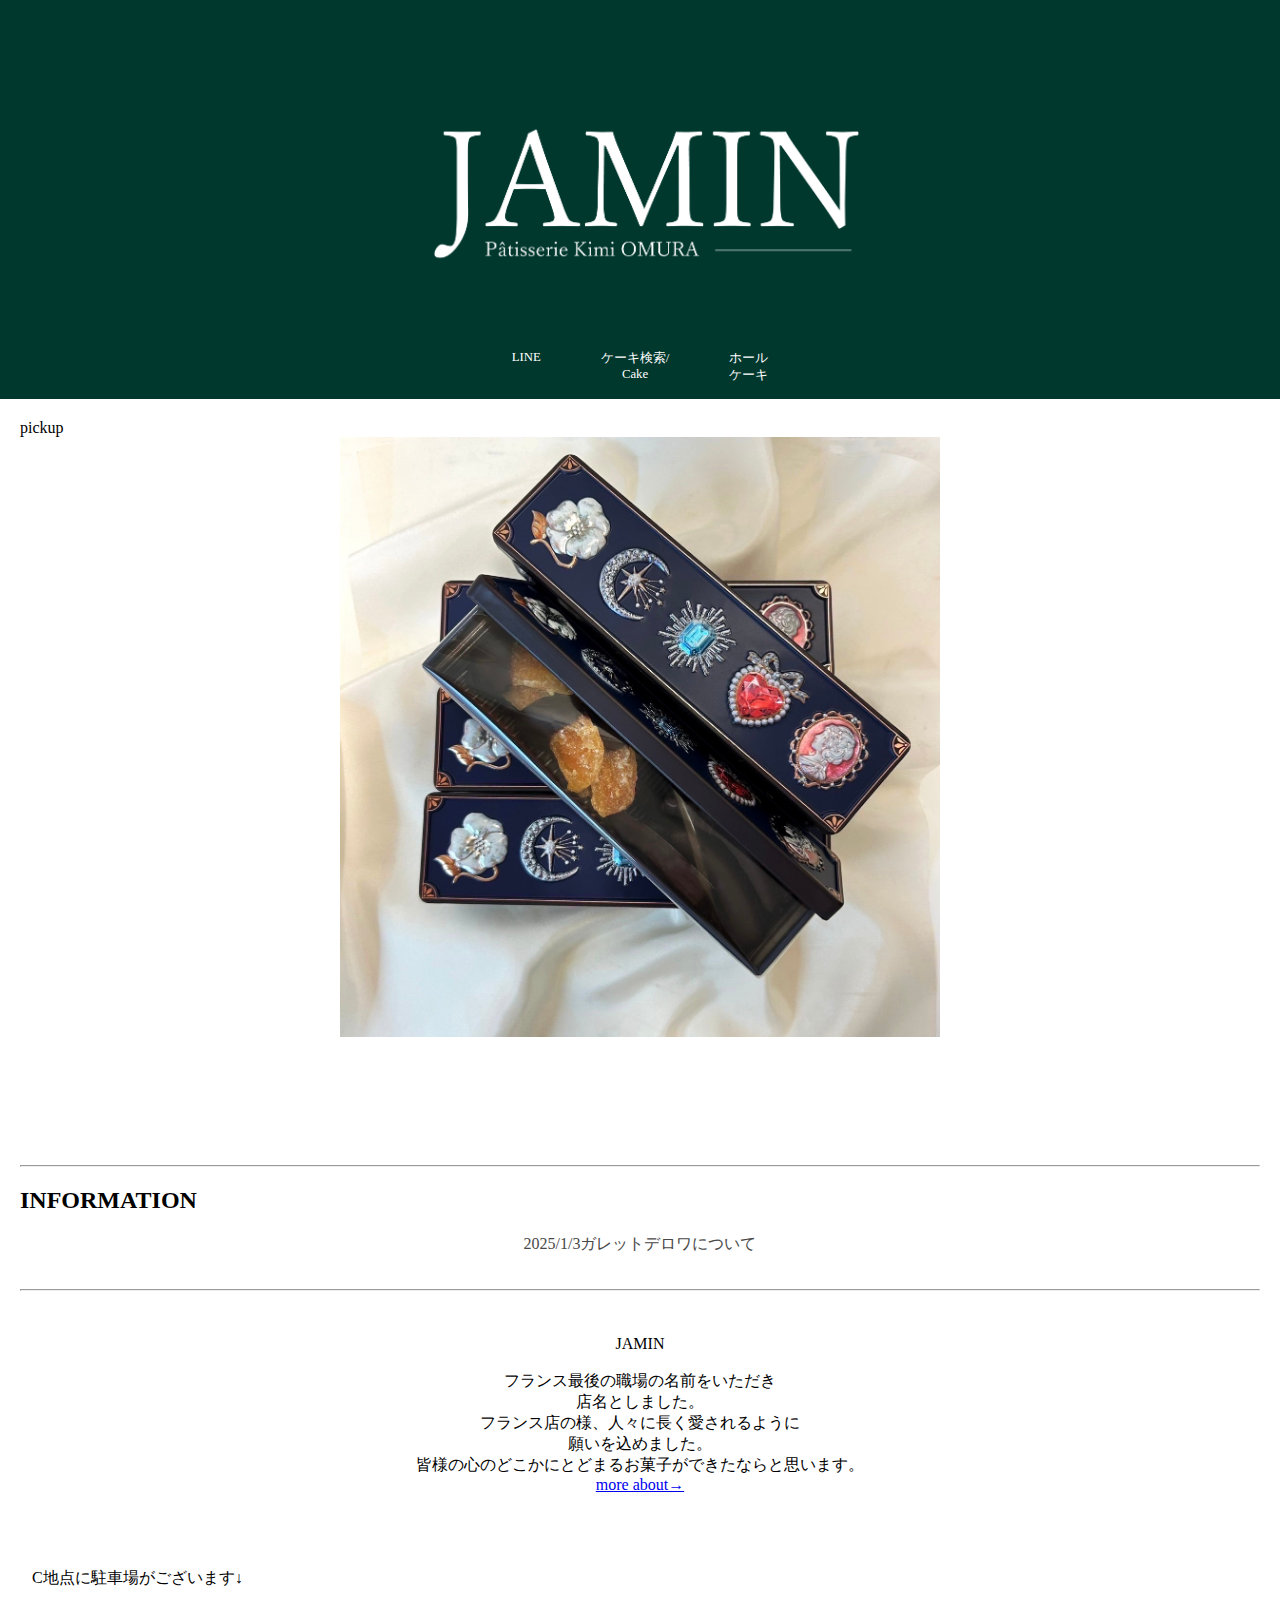
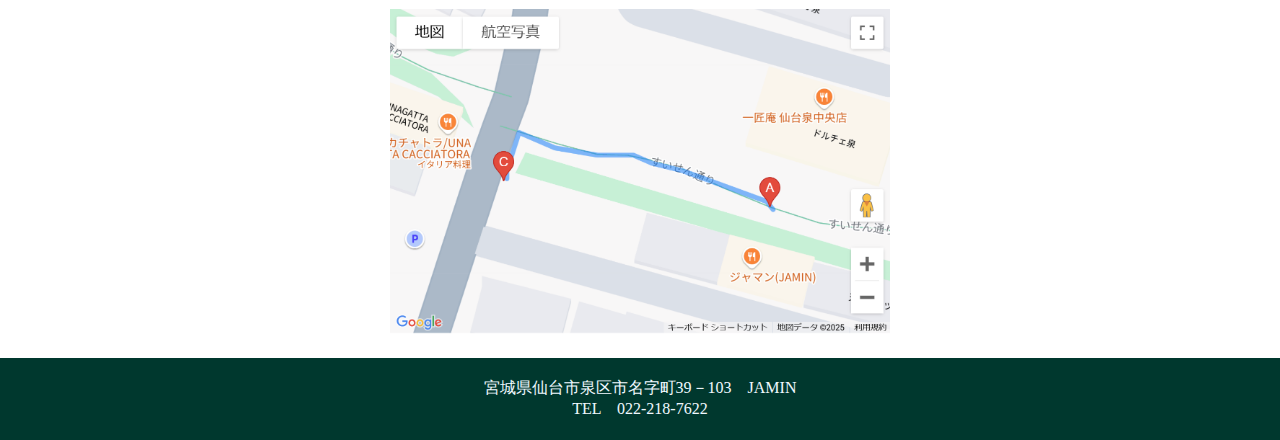
<file: index.html>
<!DOCTYPE html>
<html lang="ja">
<head>
    <meta charset="UTF-8">
    <meta name="viewport" content="width=device-width, initial-scale=1.0">
    <title>JAMIN</title>
    <link rel="stylesheet" href="jamin.css">
    <!-- Google tag (gtag.js) -->
<script async src="https://www.googletagmanager.com/gtag/js?id=G-LB2RLQ4W3D"></script>
<script>
  window.dataLayer = window.dataLayer || [];
  function gtag(){dataLayer.push(arguments);}
  gtag('js', new Date());

  gtag('config', 'G-LB2RLQ4W3D');
</script>
</head>
<body>
    <header>
        <h1><img src="rogo.png" alt="rogo"></h1>
        <div class="social-links">
            
            <a href="https://page.line.me/zst8411c" target="_blank" class="social-link line">LINE</a>
            <a href="search/shindan.html" target="_blank" class="social-link shindan">ケーキ検索/<br>Cake</a>
            <a href="horu/horu.html" target="_blank" class="social-link horu">ホール<br>ケーキ</a>
        </div>
    </header>
    
    <main>
      pickup
        <section class="photo-carousel">
            <img src="photo1.jpg" alt="Photo 1" class="carousel-image">
            <img src="photo2.jpg" alt="Photo 2" class="carousel-image">
            <img src="photo3.jpg" alt="Photo 3" class="carousel-image">
        </section>
       
        <section class="information">
            <hr>
            <h2>INFORMATION</h2>
            <ul>
                <li><a href="galette/garetto.html">2025/1/3ガレットデロワについて</a>
                  
                    <br><br></ul>
    
        </section>
       
        </body>
            <hr>
        <br>
        <br>
        <section class="Galerie">
       

            JAMIN<br><br>フランス最後の職場の名前をいただき<br>店名としました。<br>フランス店の様、人々に長く愛されるように<br>願いを込めました。<br>皆様の心のどこかにとどまるお菓子ができたならと思います。
            <br> <a href="chef/chef.html" target="_blank" class="chef-set">more about→</a>  
        </section> </section></main>
        <br><br><br>
        　　C地点に駐車場がございます↓
        <section class="saisyuu">
            <a href="jamintizu.html">
                <img src="tyuusya.png" alt="saisyuu">
            </a>
        </section>
    
    <!-- ページトップに戻るマーク -->
<div class="back-to-top">
    <img src="modosi.png" alt="戻る" />
</div>

    <footer>
       
            宮城県仙台市泉区市名字町39－103　JAMIN<br>
            TEL　022-218-7622
        </a></section>
    </footer>
   
    <script src="jamin.js"></script>
</body>
</html>
</file>
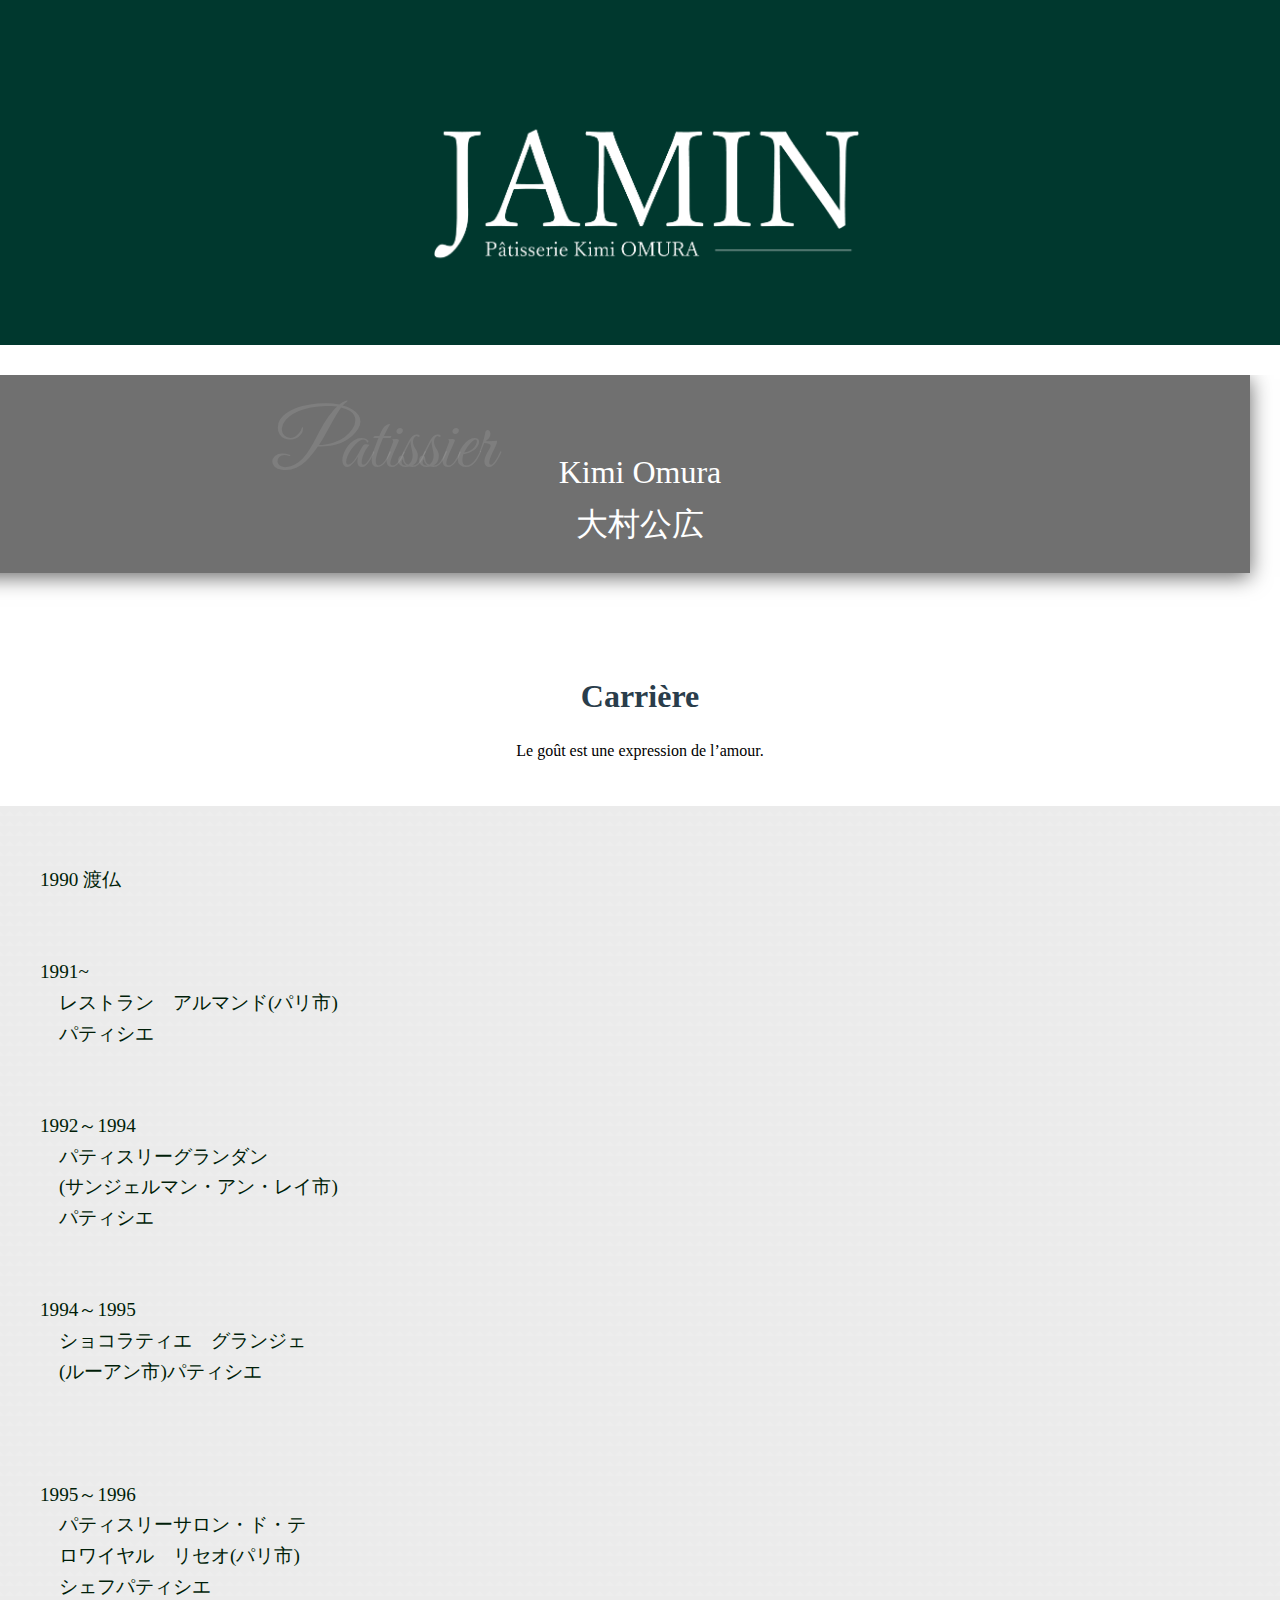
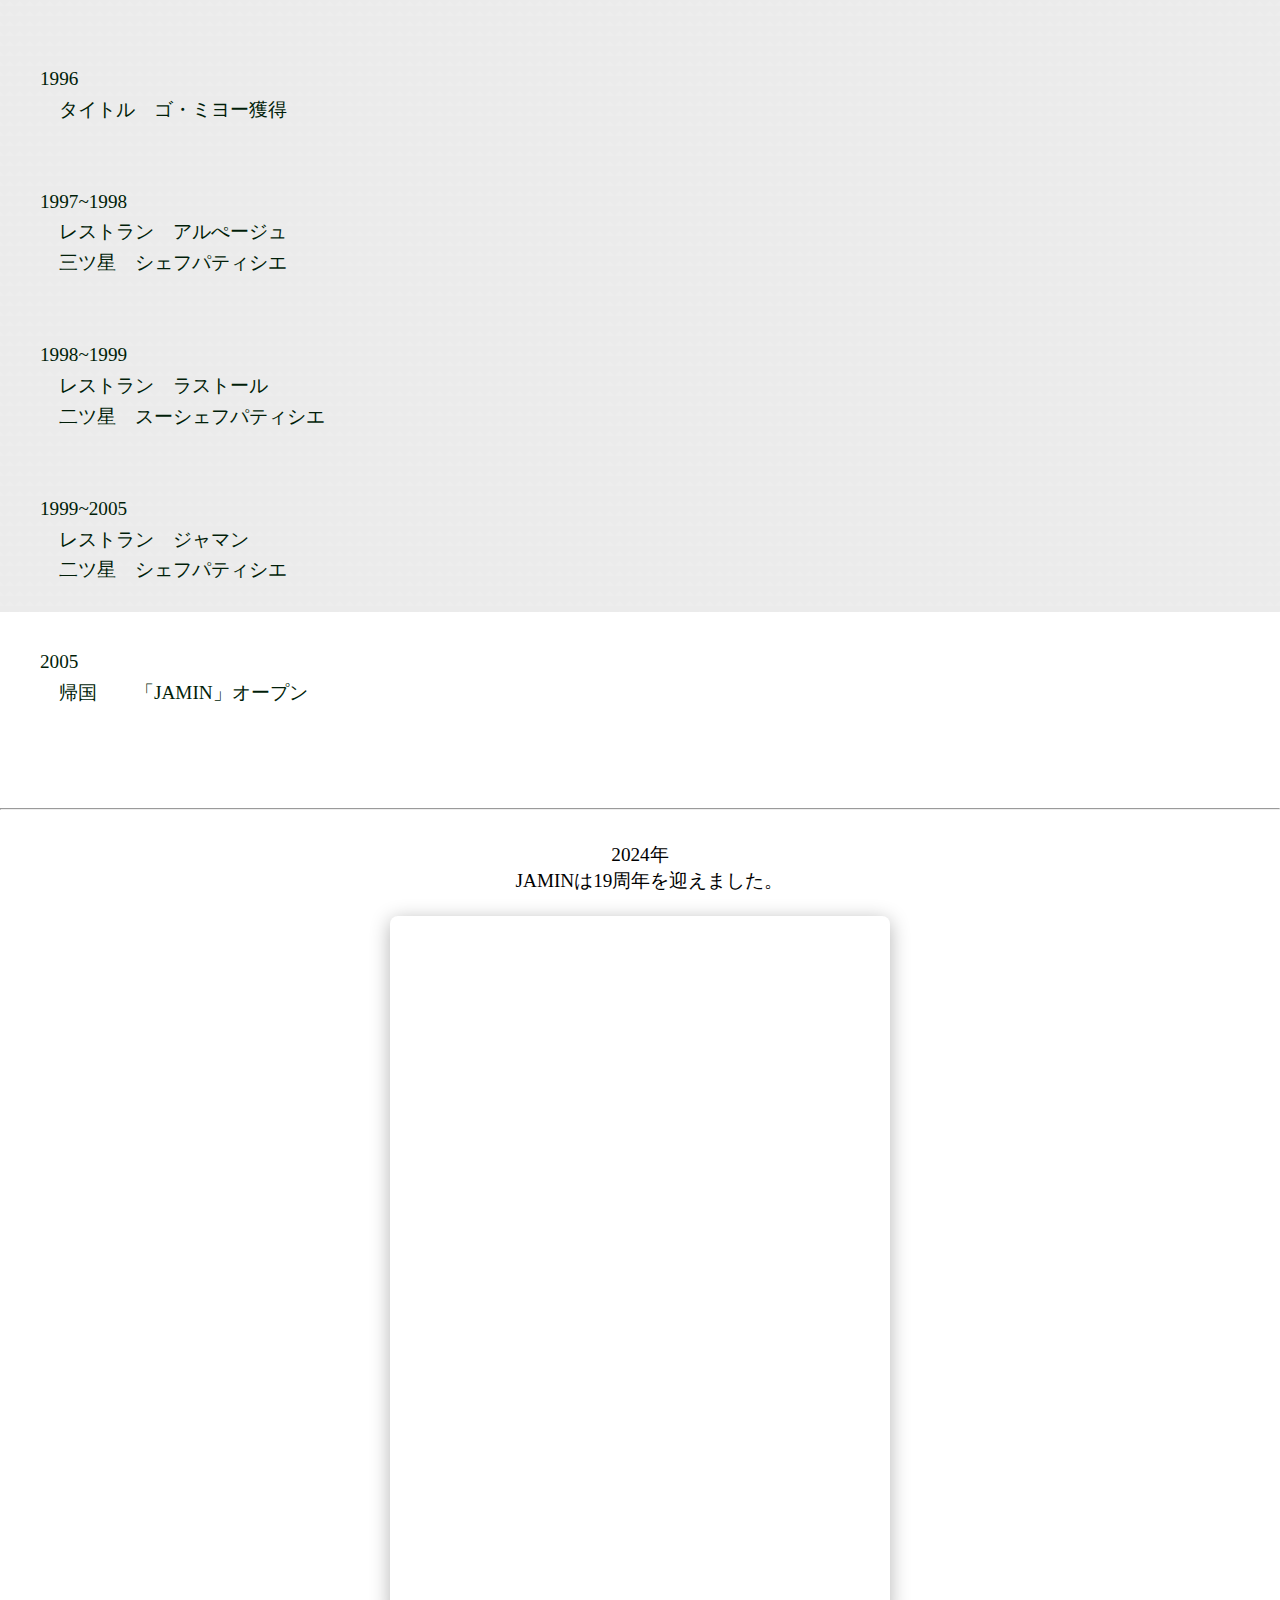
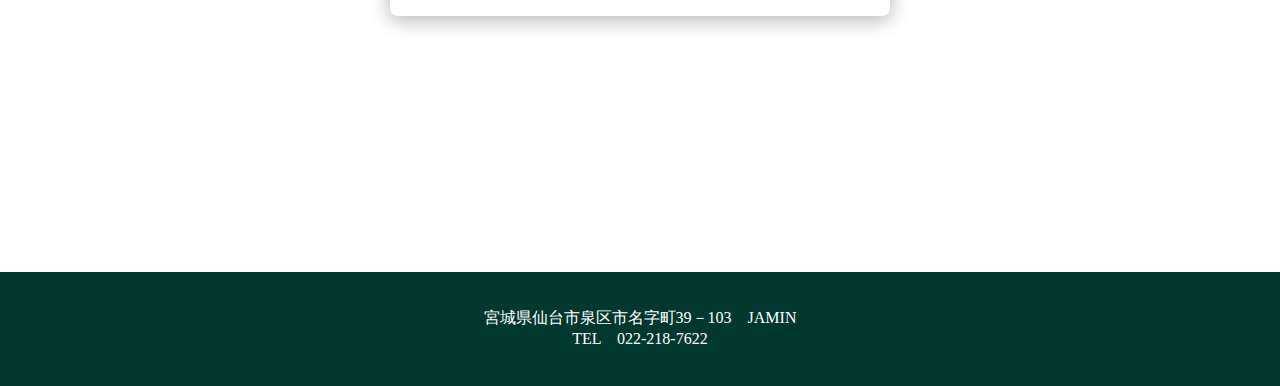
<file: chef/chef.html>
<!DOCTYPE html>
<html lang="ja">
<head>
    <meta charset="UTF-8">
    <meta name="viewport" content="width=device-width, initial-scale=1.0">
    <title>JAMIN</title>
    <link rel="stylesheet" href="chef.css">
    <link rel="preconnect" href="https://fonts.googleapis.com">
<link rel="preconnect" href="https://fonts.gstatic.com" crossorigin>
<link href="https://fonts.googleapis.com/css2?family=Great+Vibes&family=LXGW+WenKai+Mono+TC&family=Noto+Serif+JP:wght@200..900&display=swap" rel="stylesheet">
</head>
<body>
    <header>
      <h1><a href="../index.html"><img src="rogo.png" alt="rogo"></a></h1>

 
    </header>
    
    <section class="background">
      <div class="background-item">
        <div class="background-shape"></div>  <!-- 背景の図形 -->
        <div class="background-text">Patissier</div> <!-- 背景文字 -->
        <p class="text-content">Kimi Omura<br>大村公広</p>  <!-- 本文 -->
      </div>
    </section>
    
    
  
    <section class="background">
      <h2>Carrière</h2>
      <div class="background-animation"></div>
      <p>Le goût est une expression de l’amour.</p>
    </section>
    
    
    <section class="background2">
      
      <div class="background-item2">
        <div class="background-shape2"></div>  <!-- 背景の図形 --> <div class="background-shape3"></div>  <!-- 背景の図形 -->
        
          <div class="timeline-item">
            
            <div class="line"></div> <!-- ライン -->
        <p class="text-content2">1990  渡仏<br><br>
          <br>1991~<br>　レストラン　アルマンド(パリ市)<br>　パティシエ<br><br><br>
      1992～1994<br>　パティスリーグランダン<br>　(サンジェルマン・アン・レイ市)<br>　パティシエ
      <br><br><br>
      1994～1995<br>　ショコラティエ　グランジェ<br>　(ルーアン市)パティシエ<br>
      <br><br><br>
      1995～1996<br>　パティスリーサロン・ド・テ　<br>　ロワイヤル　リセオ(パリ市)<br>　シェフパティシエ
      <br><br><br>
      1996<br> 　タイトル　ゴ・ミヨー獲得
      <br><br><br>
      1997~1998<br>　レストラン　アルぺージュ　<br>　三ツ星　シェフパティシエ
      <br><br><br>
      1998~1999<br>　レストラン　ラストール　<br>　二ツ星　スーシェフパティシエ
      <br><br><br>
      1999~2005<br>　レストラン　ジャマン　<br>　二ツ星　シェフパティシエ
      <br><br><br>
      2005<br> 　帰国　　「JAMIN」オープン</p>  <!-- 本文 -->
    </div>
    </section>
    <div class="instagram-post">
      <hr><br>2024年<br>　JAMINは19周年を迎えました。<br><br>
      <iframe src="https://www.instagram.com/p/DCtsO8azAyd/embed" width="400" height="480" frameborder="0" scrolling="no" allowtransparency="true"></iframe>
    
    </div>
  </div>
</section>
    <footer>
      <p>宮城県仙台市泉区市名字町39－103　JAMIN<br>
        TEL　022-218-7622 </p>
    </footer>
  
    <script src="chef.js"></script>
  </body>
  </html>
</file>
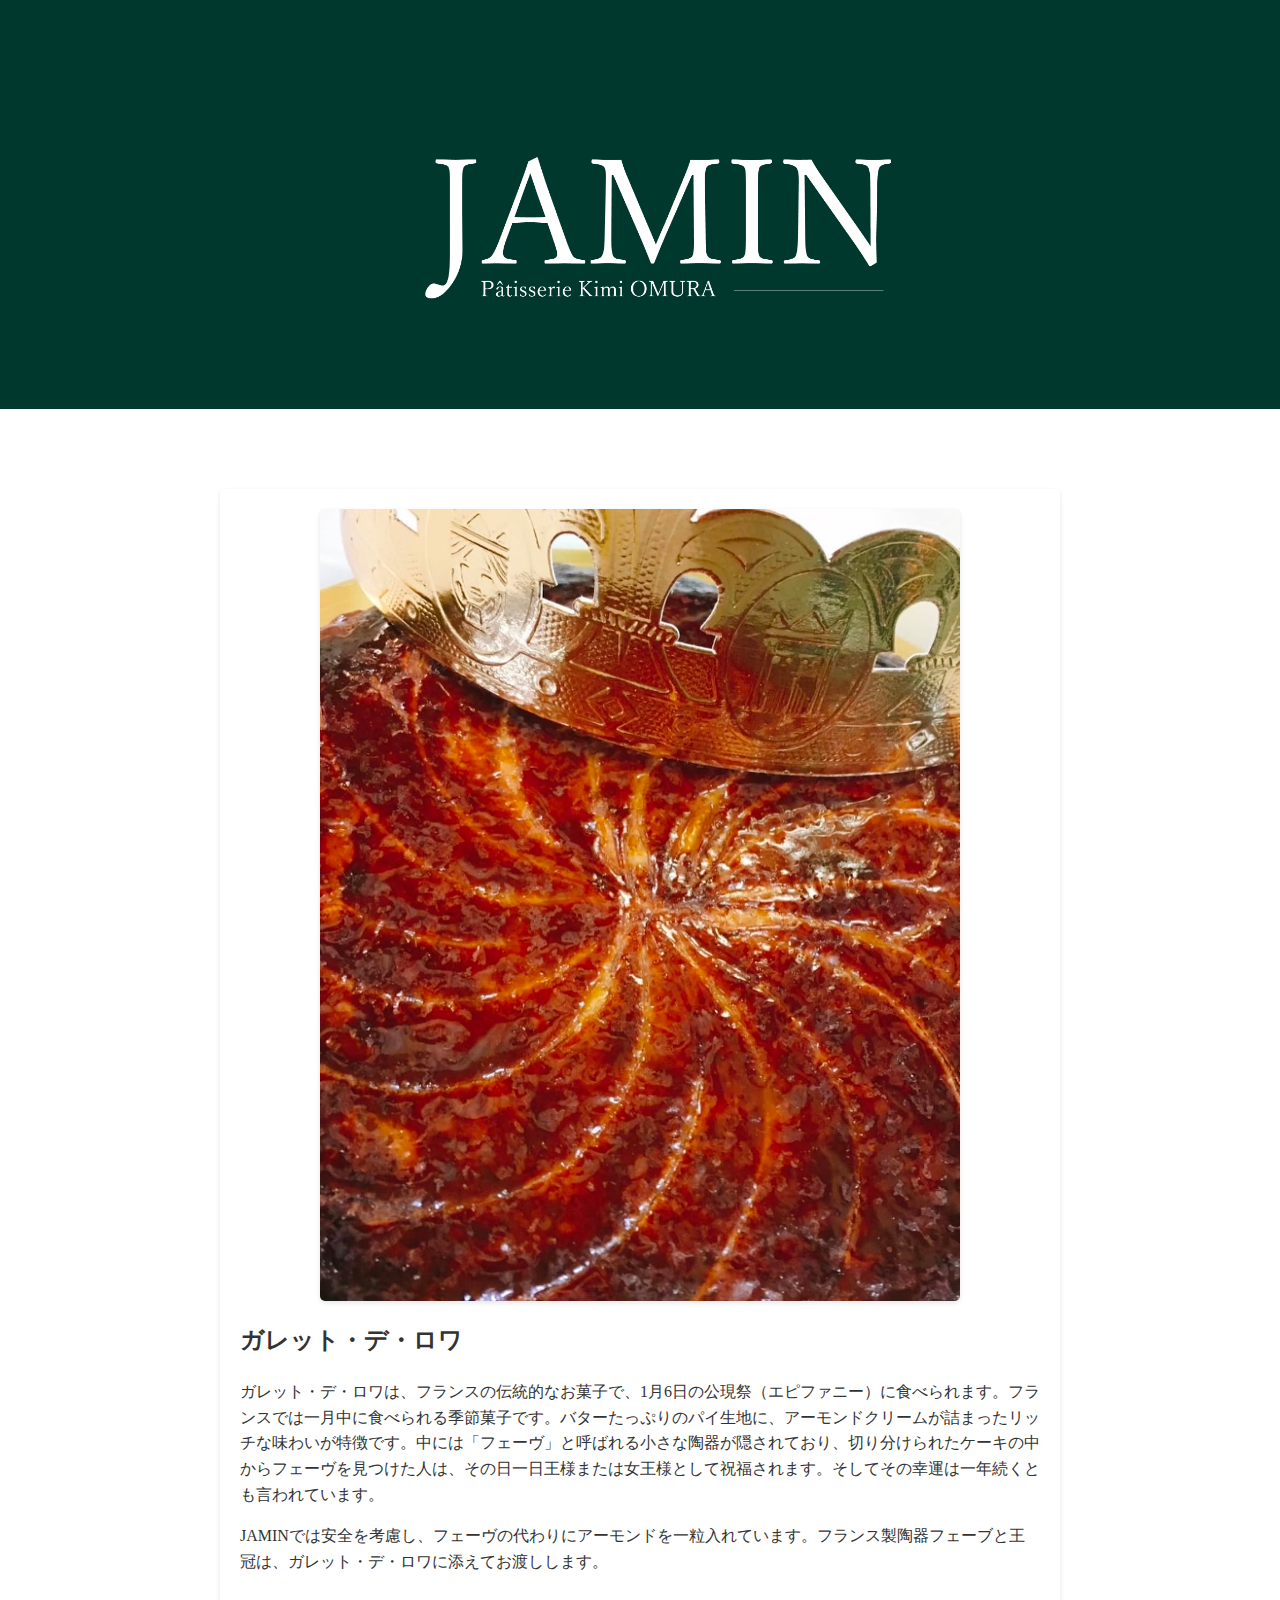
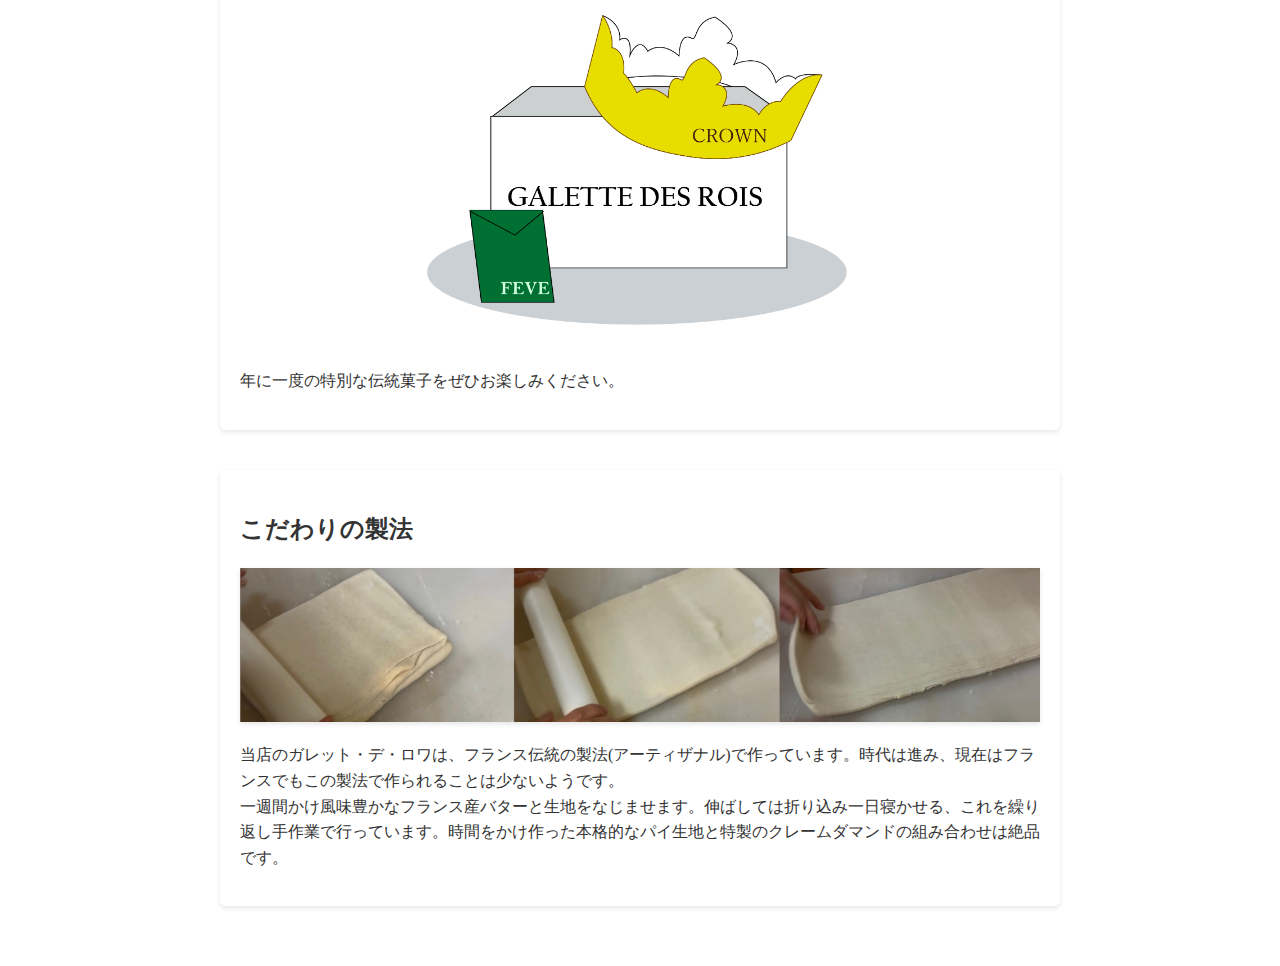
<file: galette/garetto.html>
<!DOCTYPE html>
<html lang="ja">
<head>
    <meta charset="UTF-8">
    <meta name="viewport" content="width=device-width, initial-scale=1.0">
    <title>ガレット・デ・ロワ</title>
    <link rel="stylesheet" href="garetto.css">
    <script src="garetto.js" defer></script>
</head>
<body>
    <header>
        <h1><img src="rogo.png" alt="rogo"></h1>
    </header>
    
    <main>
        <!-- セクション1 -->
        <section>
            <img src="garetto1.jpg" alt="ガレット・デ・ロワ" class="center-image fade-in">
            <h2 class="fade-in">ガレット・デ・ロワ</h2>
            <p class="fade-in">
                ガレット・デ・ロワは、フランスの伝統的なお菓子で、1月6日の公現祭（エピファニー）に食べられます。フランスでは一月中に食べられる季節菓子です。バターたっぷりのパイ生地に、アーモンドクリームが詰まったリッチな味わいが特徴です。中には「フェーヴ」と呼ばれる小さな陶器が隠されており、切り分けられたケーキの中からフェーヴを見つけた人は、その日一日王様または女王様として祝福されます。そしてその幸運は一年続くとも言われています。
            </p>
            <p class="fade-in">
                JAMINでは安全を考慮し、フェーヴの代わりにアーモンドを一粒入れています。フランス製陶器フェーブと王冠は、ガレット・デ・ロワに添えてお渡しします。
            </p>
            <img src="garetto3.png" alt="ガレット・デ・ロワ" class="center-image2 fade-in">
            <p class="fade-in">
                年に一度の特別な伝統菓子をぜひお楽しみください。
            </p>
        </section>

        <!-- セクション2 -->
        <section>
            <h2 class="fade-in">こだわりの製法</h2>
            <img src="garetto2.jpg" alt="ガレット・デ・ロワ" class="center-image3 fade-in">
            <p class="fade-in">
                当店のガレット・デ・ロワは、フランス伝統の製法(アーティザナル)で作っています。時代は進み、現在はフランスでもこの製法で作られることは少ないようです。<br>
                一週間かけ風味豊かなフランス産バターと生地をなじませます。伸ばしては折り込み一日寝かせる、これを繰り返し手作業で行っています。時間をかけ作った本格的なパイ生地と特製のクレームダマンドの組み合わせは絶品です。
            </p>
        </section>

      </section>

      <!-- クロージングセクション -->
      <section1 id="closingSection" class="closing">
         
          <p>
              18㎝　2600円(2808)<br>
              21㎝　2800円(3024)<br>
              完全予約制で数に限りがございます。
              ご予約はお早めにお願いいたします。
          </p>
      </section1>
    </main>
</body>
</html>
</file>
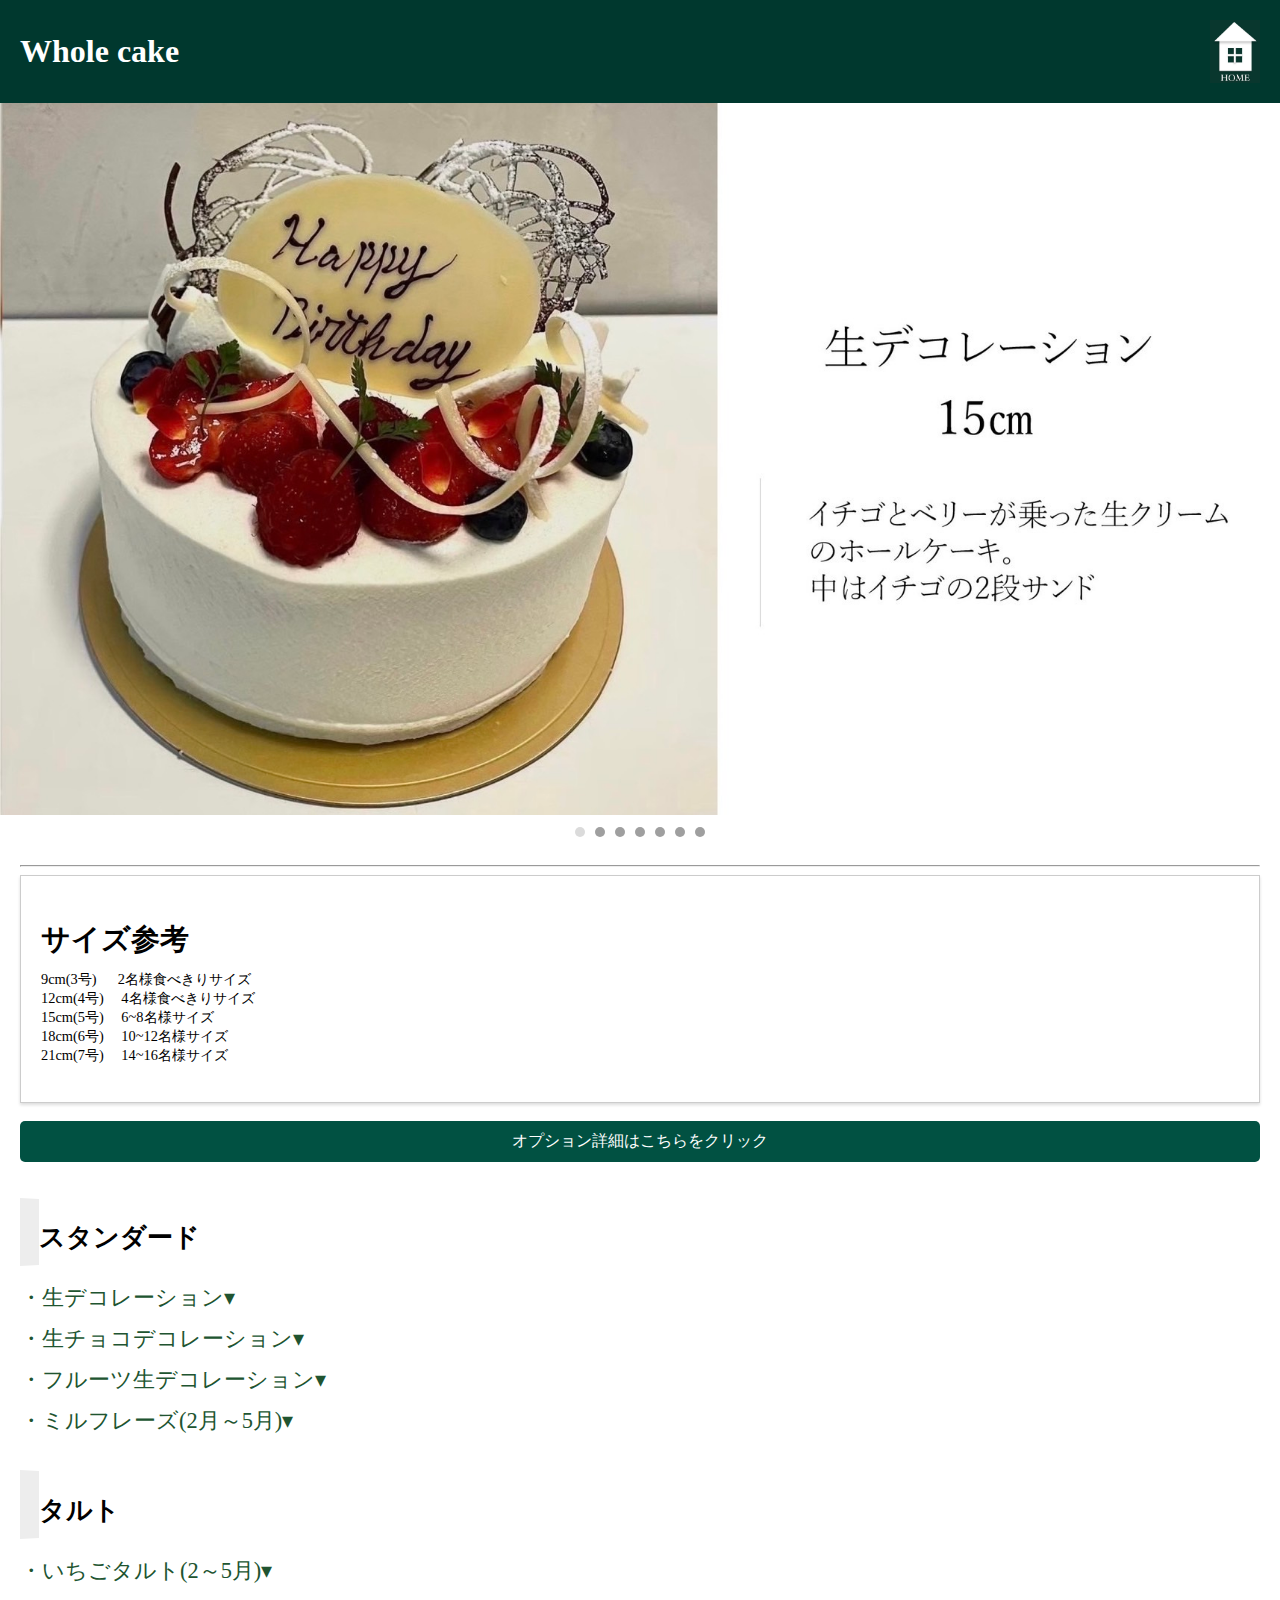
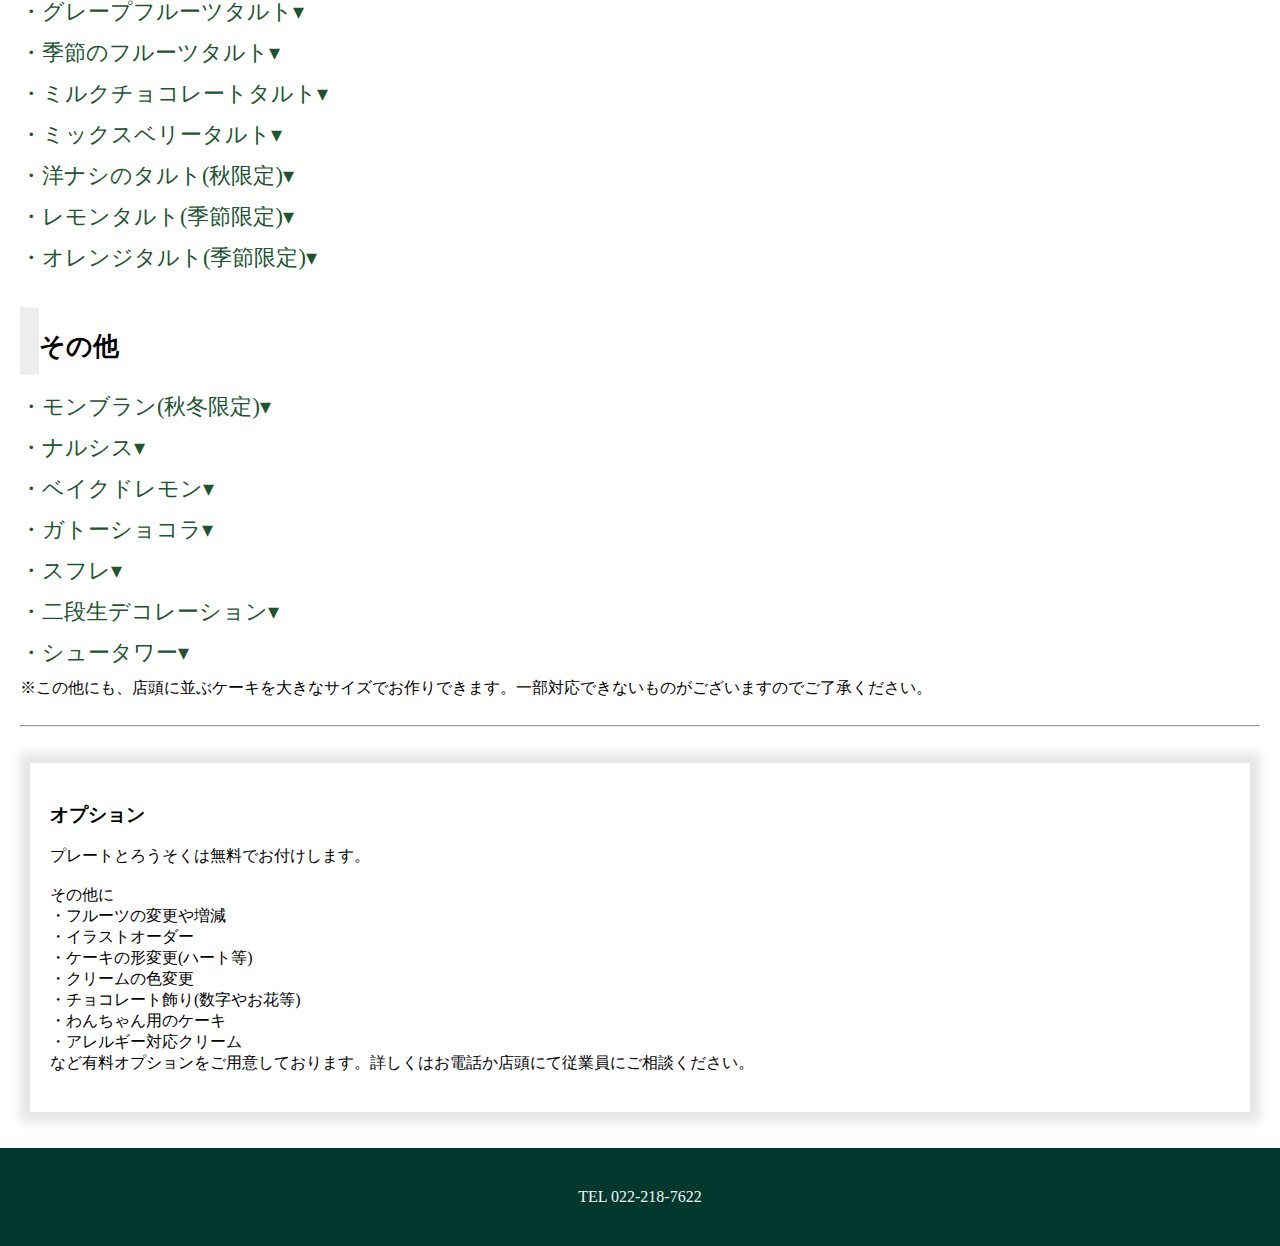
<file: horu/horu.html>
<!DOCTYPE html>
<html lang="ja">
<head>
    <meta charset="UTF-8">
    <meta name="viewport" content="width=device-width, initial-scale=1.0">
    <title>Whole cake</title>
    <link rel="stylesheet" href="horu.css">
</head>
<body>
    <header>
        <h1>Whole cake</h1>
        <a href="../index.html" class="home-link">
            <img src="home.jpg" alt="Home">
        </a>
    </header>
    

<body>


    <div class="slider-container">
        <div class="slider">
           <div class="slide"><img src="namadeko.jpg" alt="Namadeko"></div>
          <div class="slide"><img src="namatyoko.jpg" alt="Namatyoko"></div>
          <div class="slide"><img src="hurunama.jpg" alt="Hurunama"></div>
          <div class="slide"><img src="miruhu.jpg" alt="Miruhu"></div>
          <div class="slide"><img src="ititaru.jpg" alt="Ititaru"></div>
          <div class="slide"><img src="suhure.jpg" alt="Suhure"></div>
          <div class="slide"><img src="opera.jpg" alt="Opera"></div>
          
        </div>
        <div class="indicator-container">
          <span class="indicator" data-slide="0"></span>
          <span class="indicator" data-slide="1"></span>
          <span class="indicator" data-slide="2"></span>
          <span class="indicator" data-slide="3"></span>
          <span class="indicator" data-slide="4"></span>
          <span class="indicator" data-slide="5"></span>
          <span class="indicator" data-slide="6"></span>
        </div>
      </div>
      


    <main>
       
        <section class="about">  
               
        
            <hr>
        </section>
        <section class="about">  
            
            
            <div style="background: #fff; border: 1px #ccc solid; box-shadow: 0 2px 3px 0 #ddd; font-size: 90%; padding: 20px;"> <h2>サイズ参考</h2>
               9cm(3号) 　 2名様食べきりサイズ<br>
               12cm(4号) 　4名様食べきりサイズ<br>
               15cm(5号) 　6~8名様サイズ<br>
               18cm(6号) 　10~12名様サイズ<br>
               21cm(7号) 　14~16名様サイズ
                <br>
                <br></div>
                <br>
              
            </section>
             <section class="go"> 
                オプション詳細はこちらをクリック
            </section>
            <br>
            <br>
            <div style="border: #ffffff solid 1px; border-left: #ededed solid 19px; padding: x; background: #fff; font-size: 80%;"><h2>スタンダード</h2></div>
        <ul>
           
            <li>
                <a href="javascript:void(0)" onclick="togglePrice('cream',this)">・生デコレーション▾</a>
                <ul id="cream" class="price-list">
                    <li>9cm  - ￥1900(2052)</li>
                    <li>12cm - ￥3000(3240)</li>
                    <li>15cm - ￥3650(3942)</li>
                    <li>18cm - ￥4500(4860)</li>
                    <li>21cm - ￥5500(5940)</li> 
                </ul>
            </li>
            <li>
                <a href="javascript:void(0)" onclick="togglePrice('chocolate',this)">・生チョコデコレーション▾</a>
                <ul id="chocolate" class="price-list">
                    <li>9cm  - ￥2100(2268)</li>
                    <li>12cm - ￥3200(3456)</li>
                    <li>15cm - ￥3750(4050)</li>
                    <li>18cm - ￥4600(4968)</li>
                    <li>21cm - ￥5800(6264)</li> 
                </ul>
            </li>
            <li>
                <a href="javascript:void(0)" onclick="togglePrice('fruit',this)">・フルーツ生デコレーション▾</a>
                <ul id="fruit" class="price-list">
                    <li>12cm - ￥3200(3456)</li>
                    <li>15cm - ￥3950(4266)</li>
                    <li>18cm - ￥4800(5184)</li>
                    <li>21cm - ￥5800(6264)</li>
                </ul>
            </li>
            <li>
                <a href="javascript:void(0)" onclick="togglePrice('miru',this)">・ミルフレーズ(2月～5月)▾</a>
                <ul id="miru" class="price-list">
                    <li>10×10cm - ￥3045(3288)</li>
                    <li>10×15cm - ￥4110(4438)</li>
                    <li>15×15cm - ￥5790(6253)</li>
                    <li>15×20cm - ￥8220(8877)</li>
                    <li>20×20cm - ￥10080(10886)</li>
                </ul>
            </li>
        </ul>
        <br>
        
        <div style="border: #ffffff solid 1px; border-left: #ededed solid 19px; padding: x; background: #fff; font-size: 80%;"><h2>タルト</h2></div>
        <ul>
            <li>
                <a href="javascript:void(0)" onclick="togglePrice('ichigo',this)">・いちごタルト(2～5月)▾</a>
                <ul id="ichigo" class="price-list">
                    <li>12cm - ￥3195(3450)</li>
                    <li>16cm - ￥4140(4471)</li>
                    <li>18cm - ￥4780(5162)</li>
                    <li>20cm - ￥5480(5918)</li>
                    
                </ul>
            </li>
            <li>
                <a href="javascript:void(0)" onclick="togglePrice('gurepu',this)">・グレープフルーツタルト▾</a>
                <ul id="gurepu" class="price-list">
                    <li>12cm - ￥3195(3450)</li>
                    <li>16cm - ￥4140(4471)</li>
                    <li>18cm - ￥4780(5162)</li>
                    <li>20cm - ￥5480(5918)</li>
                    
                </ul>
            </li>
            <li>
                <a href="javascript:void(0)" onclick="togglePrice('kisetu',this)">・季節のフルーツタルト▾</a>
                <ul id="kisetu" class="price-list">
                    <li>12cm - ￥3195(3450)</li>
                    <li>16cm - ￥4140(4471)</li>
                    <li>18cm - ￥4780(5162)</li>
                    <li>20cm - ￥5480(5918)</li>
                    
                </ul>
            </li>
            <li>
                <a href="javascript:void(0)" onclick="togglePrice('choco',this)">・ミルクチョコレートタルト▾</a>
                <ul id="choco" class="price-list">
                    <li>12cm - ￥3110(3358)</li>
                    <li>16cm - ￥3940(4255)</li>
                    <li>18cm - ￥4565(4930)</li>
                    <li>20cm - ￥5250(5670)</li>
                    
                </ul>
            </li>
            <li>
                <a href="javascript:void(0)" onclick="togglePrice('mix',this)">・ミックスベリータルト▾</a>
                <ul id="mix" class="price-list">
                    <li>12cm - ￥3110(3358)</li>
                    <li>16cm - ￥3940(4255)</li>
                    <li>18cm - ￥4565(4930)</li>
                    <li>20cm - ￥5250(5670)</li>
                    
                </ul>
            </li>
            <li>
                <a href="javascript:void(0)" onclick="togglePrice('powa',this)">・洋ナシのタルト(秋限定)▾</a>
                <ul id="powa" class="price-list">
                    <li>12cm - ￥3110(3358)</li>
                    <li>16cm - ￥3940(4255)</li>
                    <li>18cm - ￥4565(4930)</li>
                    <li>20cm - ￥5250(5670)</li>
                    
                </ul>
            </li>
            <li>
                <a href="javascript:void(0)" onclick="togglePrice('lemon',this)">・レモンタルト(季節限定)▾</a>
                <ul id="lemon" class="price-list">
                    <li>12cm - ￥3110(3358)</li>
                    <li>16cm - ￥3940(4255)</li>
                    <li>18cm - ￥4565(4930)</li>
                    <li>20cm - ￥5250(5670)</li>
                </ul>
            </li>
            <li>
                <a href="javascript:void(0)" onclick="togglePrice('orange',this)">・オレンジタルト(季節限定)▾</a>
                <ul id="orange" class="price-list">
                    <li>12cm - ￥3110(3358)</li>
                    <li>16cm - ￥3940(4255)</li>
                    <li>18cm - ￥4565(4930)</li>
                    <li>20cm - ￥5250(5670)</li>
                    
                </ul>
            </li>
        </ul>
        <br>
        <div style="border: #ffffff solid 1px; border-left: #ededed solid 19px; padding: x; background: #fff; font-size: 80%;"><h2> その他</h2></div>
        <ul>
            <li>
                <a href="javascript:void(0)" onclick="togglePrice('monb',this)">・モンブラン(秋冬限定)▾</a>
                <ul id="monb" class="price-list">
                    
                    <li>12cm - ￥3410(3682)</li>
                    <li>15cm - ￥4140(4471)</li>
                    <li>18cm - ￥5200(5616)</li>
                    
                </ul>
            </li>
            <li>
                <a href="javascript:void(0)" onclick="togglePrice('naru',this)">・ナルシス▾</a>
                <ul id="naru" class="price-list">
                    
                    <li>12cm - ￥2880(3110)</li>
                    <li>15cm - ￥3410(3682)</li>
                    <li>18cm - ￥3930(4244)</li>
                    <li>20cm - ￥4350(4698)</li> 
                </ul>
            </li>
            <li>
                <a href="javascript:void(0)" onclick="togglePrice('beik',this)">・ベイクドレモン▾</a>
                <ul id="beik" class="price-list">
                    <li>16cm - ￥3500(3780)</li>
                    <li>18cm - ￥3820(4125)</li>
                    <li>20cm - ￥4040(4363)</li>
                </ul>
            </li>
            <li>
                <a href="javascript:void(0)" onclick="togglePrice('gato',this)">・ガトーショコラ▾</a>
                <ul id="gato" class="price-list">
                    <li>12cm - ￥2770(3456)</li>
                    <li>15cm - ￥3560(3844)</li>
                    <li>18cm - ￥4190(4525)</li>
                    
                </ul>
            </li>
            <li>
                <a href="javascript:void(0)" onclick="togglePrice('suhu',this)">・スフレ▾</a>
                <ul id="suhu" class="price-list">
                    <li>12cm - ￥2030(2192)</li>
                    <li>15cm - ￥2650(2862)</li>
                    <li>18cm - ￥3660(3952)</li>
                    
                </ul>
            </li>
            <li>
                <a href="javascript:void(0)" onclick="togglePrice('ni',this)">・二段生デコレーション▾</a>
                <ul id="ni" class="price-list">
                    <li>下段15cm　上段9㎝ - ￥4500(4860)</li>
                    
                </ul>
            </li>
            <li>
                <a href="javascript:void(0)" onclick="togglePrice('shu',this)">・シュータワー▾</a>
                <ul id="shu" class="price-list">
                    <li>￥3150(3402)～</li>
                    
                </ul>
            </li>
            <section class="about">  
            ※この他にも、店頭に並ぶケーキを大きなサイズでお作りできます。一部対応できないものがございますのでご了承ください。
                
                    <br>
                    <br>
                    <hr>
                    <br>
                    <div style="background: #fffffffc; box-shadow: #e5e5e5 0 0 10px 10px; margin:10px; font-size: 100%; padding: 20px;">
                <h3>オプション</h3>プレートとろうそくは無料でお付けします。<br><br>その他に<br>
            ・フルーツの変更や増減<br>
            ・イラストオーダー<br>
            ・ケーキの形変更(ハート等)<br>
            ・クリームの色変更<br>
            ・チョコレート飾り(数字やお花等)<br>
            ・わんちゃん用のケーキ<br>
            ・アレルギー対応クリーム<br>
            など有料オプションをご用意しております。詳しくはお電話か店頭にて従業員にご相談ください。
            <br>
                    <br>
                    
                </section></div>
        </ul>
    </main>
    <!-- ページトップに戻るマーク -->
<div class="back-to-top">
    <img src="modosi.png" alt="戻る" />
</div>

    <footer>
        <section class="horuf">
           TEL 022-218-7622
        </a></section>
    </footer>
    <script src="horu.js"></script>
</body>
</html>
</file>
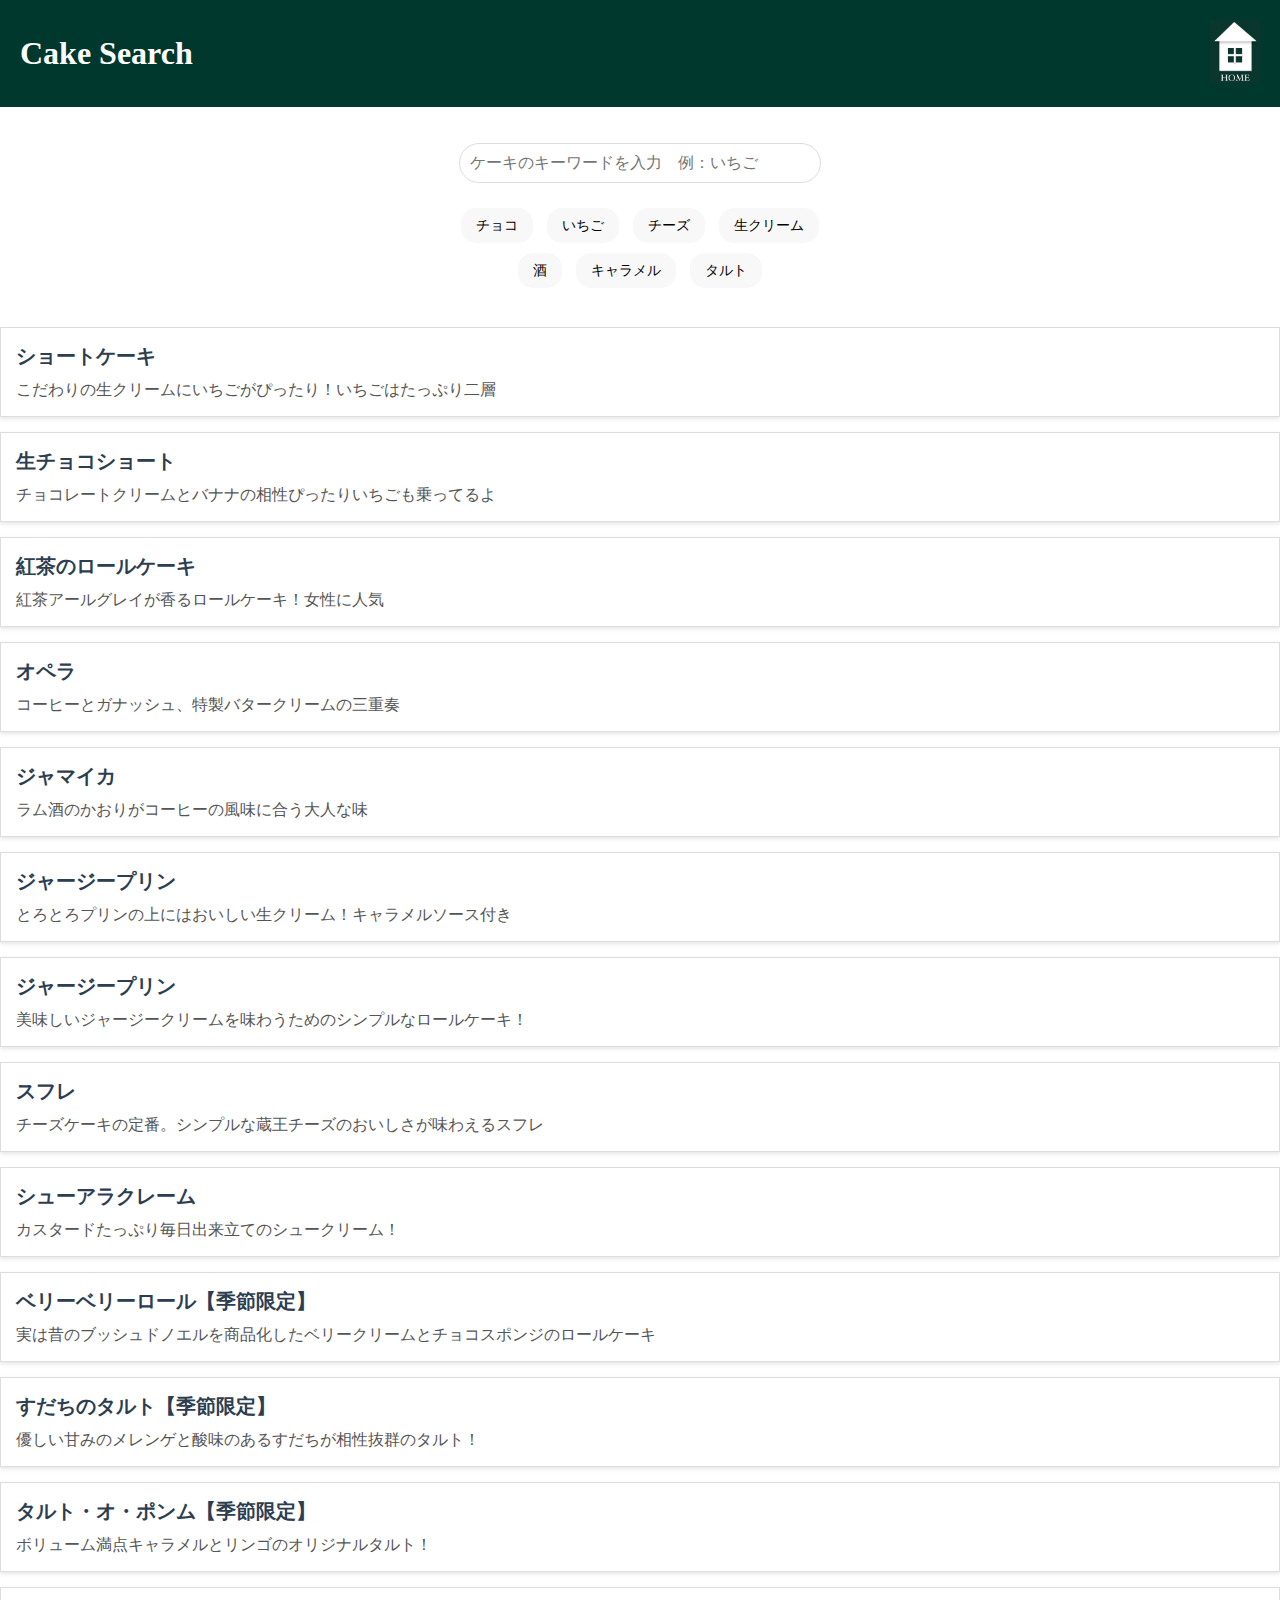
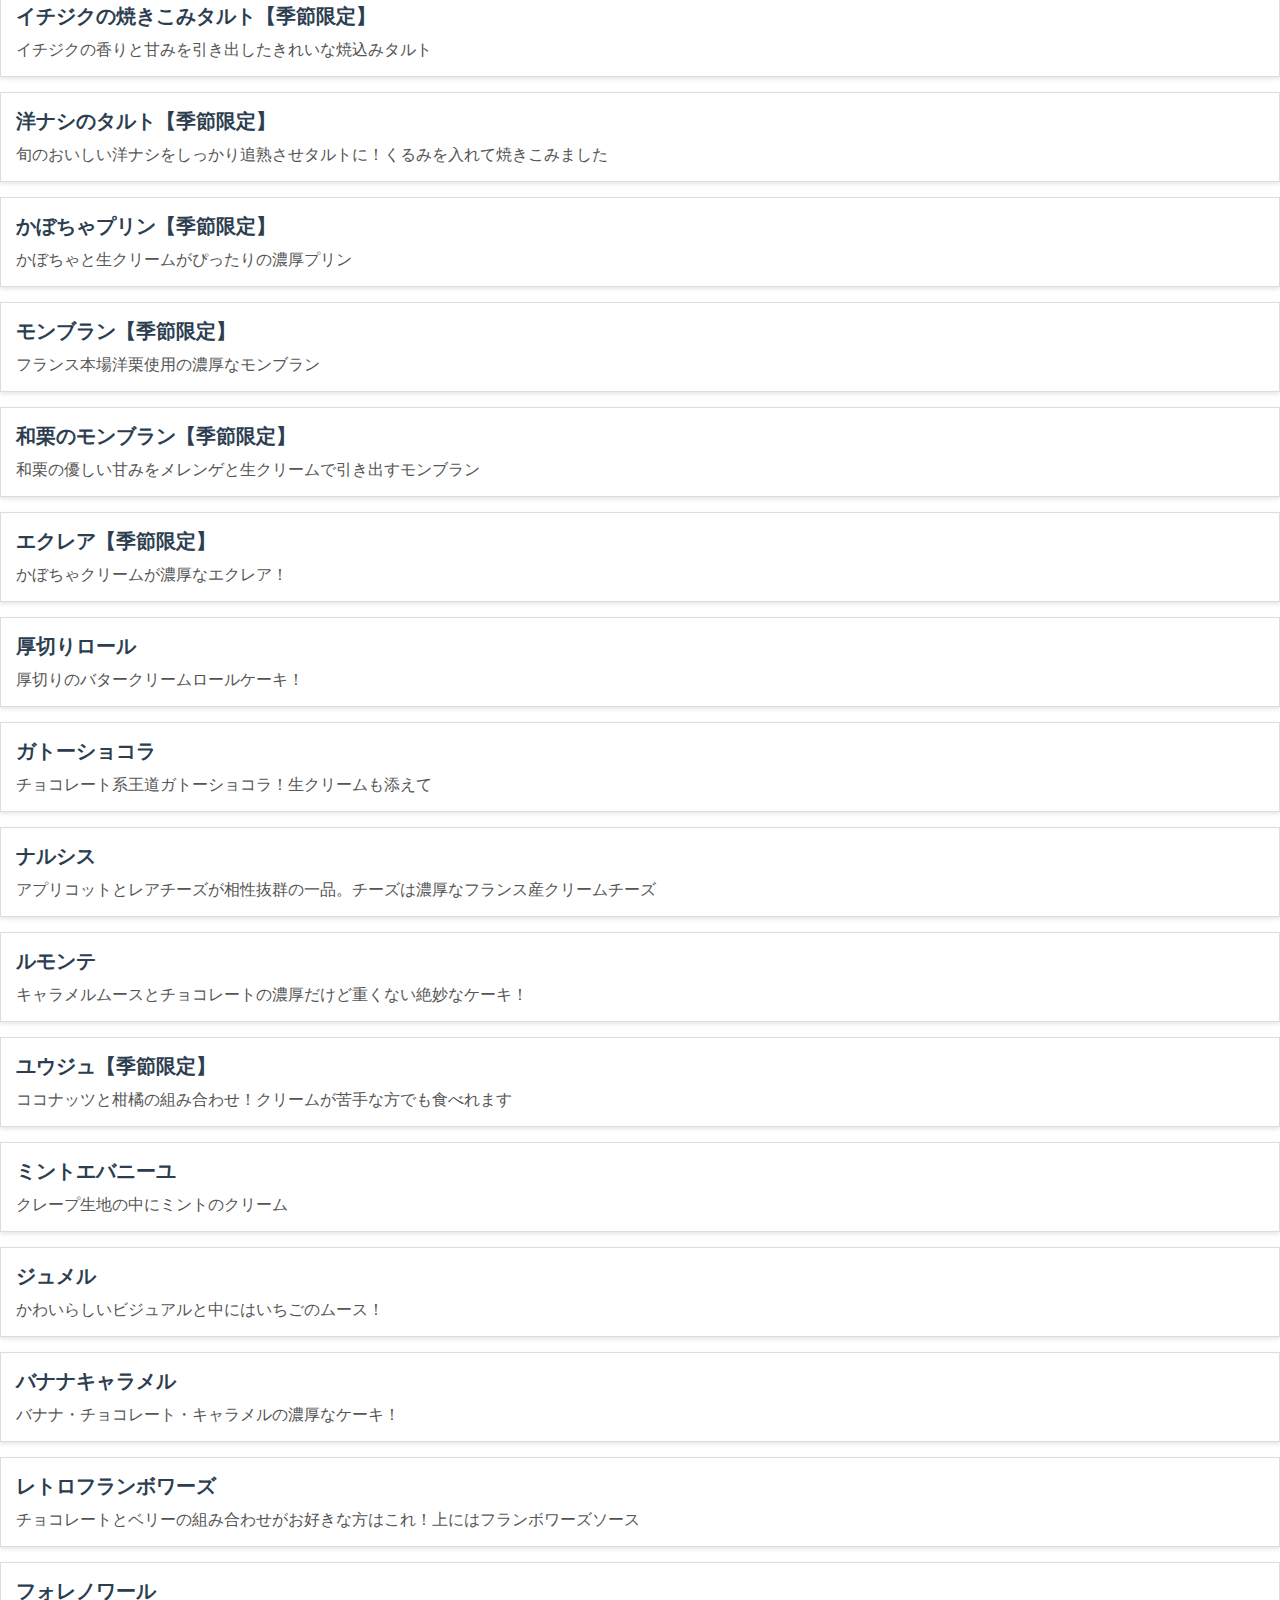
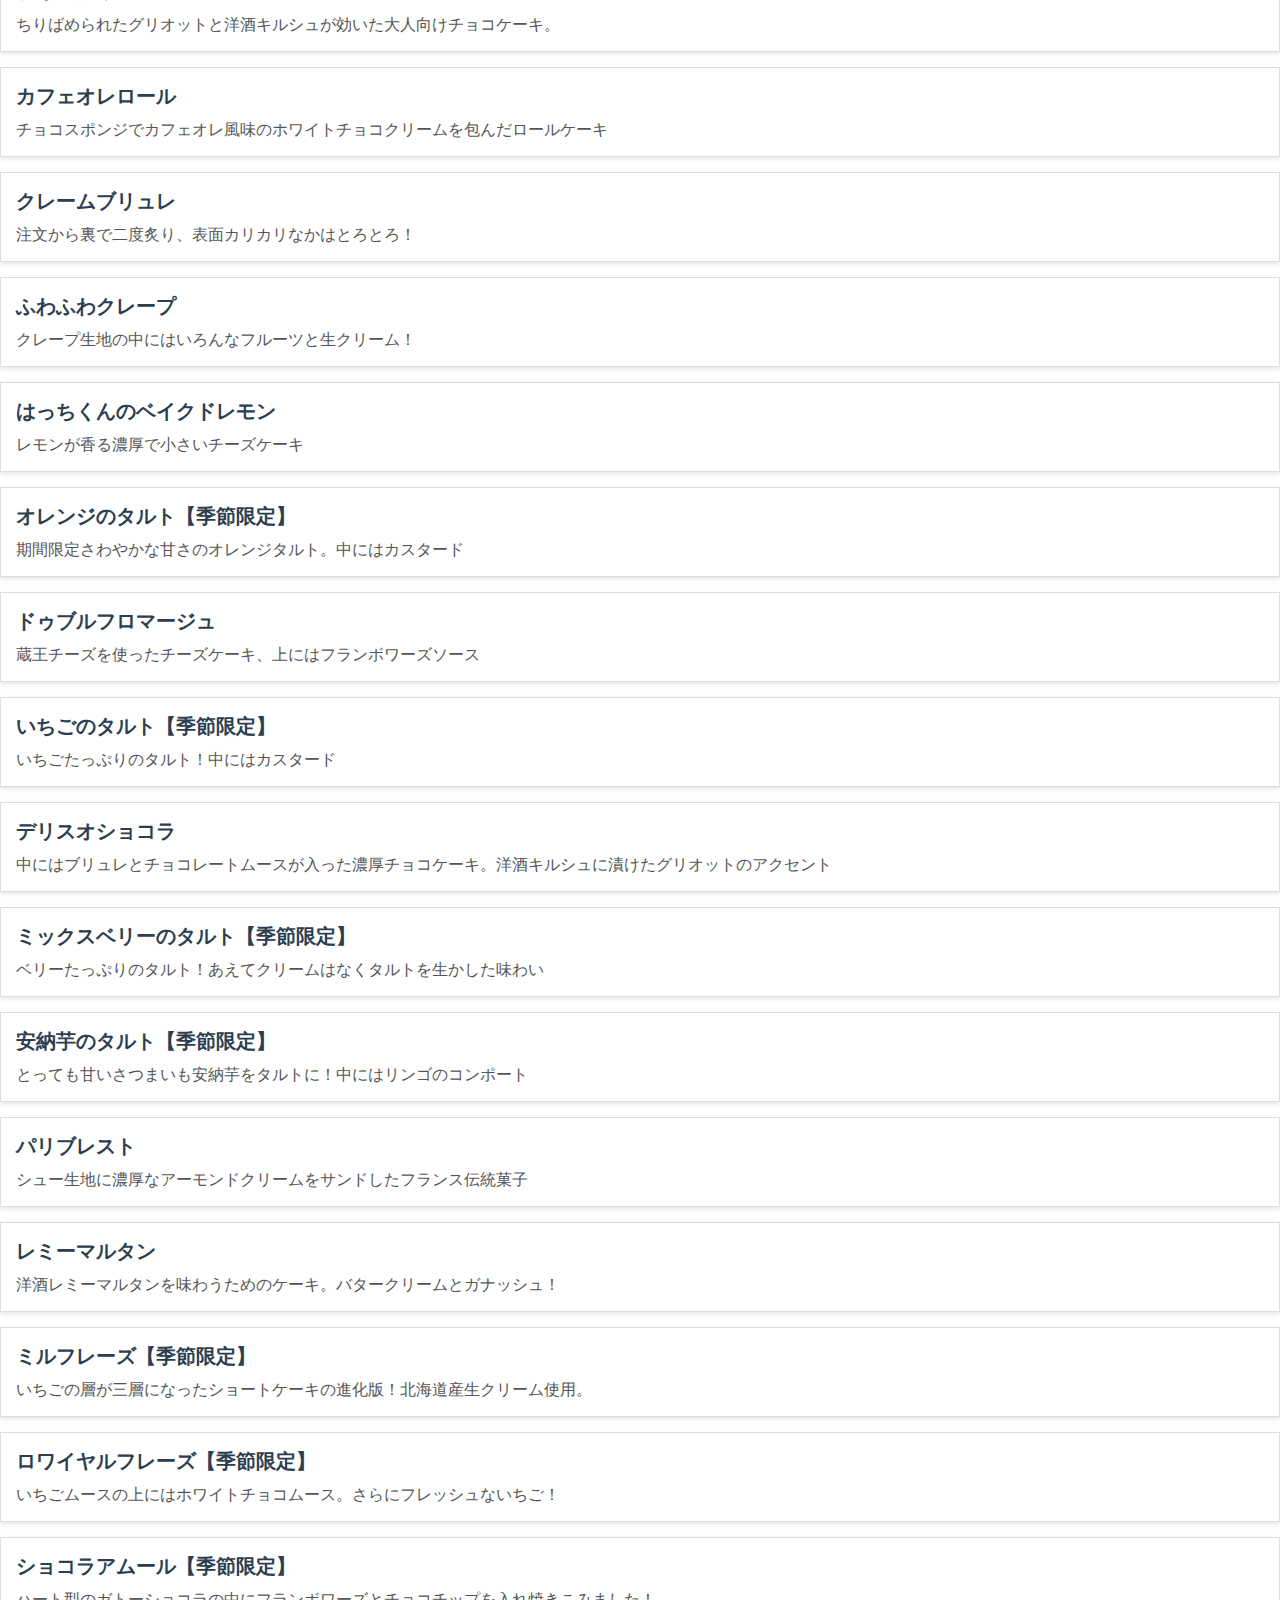
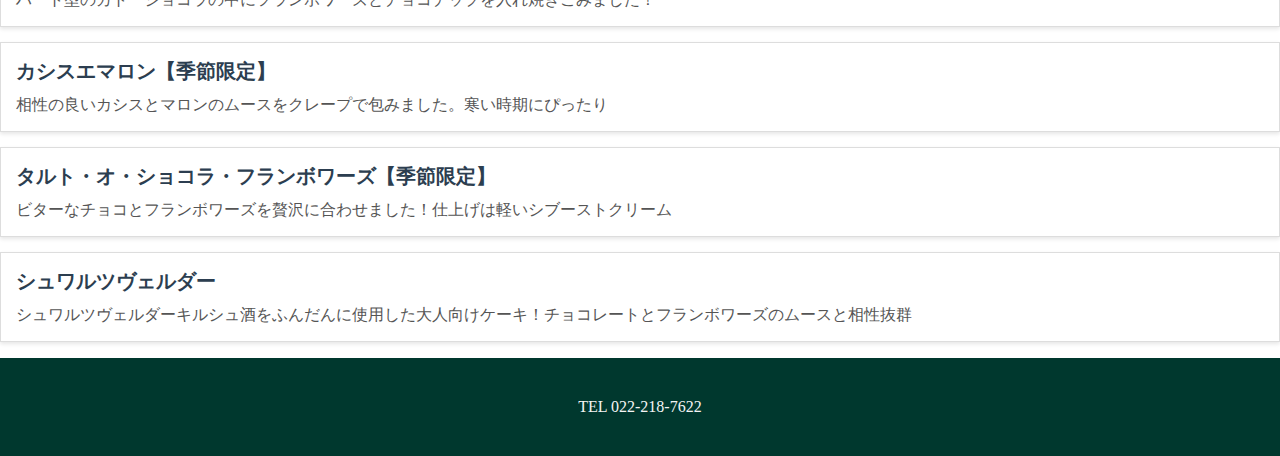
<file: search/shindan.html>
<!DOCTYPE html>
<html lang="ja">
<head>
    <meta charset="UTF-8">
    <meta name="viewport" content="width=device-width, initial-scale=1.0">
    <title>cake</title>
   
    <link rel="stylesheet" href="shindan.css">
</head>

<body>
  <header>
    <h1>Cake Search</h1>
    <a href="../index.html" class="home-link">
      <img src="home.jpg" alt="Home">
    </a>
  </header>
  
  <br>
  <br>
  
  <input type="text" id="searchBox" placeholder="ケーキのキーワードを入力　例：いちご">
  <div class="search-suggestions">
    
    <button class="suggestion" data-value="チョコ">チョコ</button>
    <button class="suggestion" data-value="いちご">いちご</button>
    <button class="suggestion" data-value="チーズ">チーズ</button>
    <button class="suggestion" data-value="生クリーム">生クリーム</button>
    <br>
    <button class="suggestion" data-value="酒">酒</button>
    <button class="suggestion" data-value="キャラメル">キャラメル</button>
    <button class="suggestion" data-value="タルト">タルト</button>
  </div>
  <script>
    document.querySelectorAll('.suggestion').forEach(button => {
      button.addEventListener('click', function() {
        document.getElementById('searchBox').value = this.dataset.value;
        document.getElementById('searchBox').dispatchEvent(new Event('input')); // 入力イベントを発火させて検索を実行
      });
    });
  
    document.getElementById('searchBox').addEventListener('keypress', function(event) {
      if (event.key === 'Enter') {
        event.preventDefault();
        const query = this.value;
        const filteredCakes = filterCakes(query);
        renderCakes(filteredCakes);
      }
    });
  </script>
  
  
  <br>
  <ul id="cakeList"></ul>

  <div class="back-to-top">
    <img src="modosi.png" alt="戻る" />
  </div>

  <footer>
      <section class="horuf">
         TEL 022-218-7622
      </section> <!-- 閉じタグを追加 -->
  </footer>

  <!-- JavaScriptファイルのリンク -->
  <script src="shindan.js"></script>
</body>

</html>
</file>
<file: jamin.css>
body {
  margin: 0;
  font-family:serif;
  
}

header {
  background-color: rgb(0, 56, 46); /* 深緑 */
  color: white;
  padding: 5px;
  text-align: center;
  position: relative;
  z-index: 1;
}

header h1 {
  margin: 0;
}

header img {
  max-width: 40%;  
  height: auto;   
  display: block;  
  margin: auto;    
  transform: translateX(-4%); /* 画面幅の4%だけ左に移動 */
}

.social-links {
  display: flex;
  justify-content: center;
  gap: 20px; /* アイコン間のスペースを調整 */
  margin-top: 0px;
}

.social-link {
  text-decoration: none;
  font-size: 0.8em;
  padding: 10px 20px;
  border-radius: 5px;
  color: #fff;
  background-color:rgb(0, 56, 46); /* 背景色（緑） */
  transition: background-color 0.3s ease, transform 0.2s ease;
}

.social-link:hover {
  background-color:rgb(2, 83, 68); /* ホバー時の色 */
  transform: scale(1.1); /* ホバー時に少し大きく */
}

/* 各リンクの個別スタイル */


.line {
  background-color: rgb(0, 56, 46); 
}

.shindan {
  background-color: rgb(0, 56, 46); 
}

/* 戻るボタンのスタイル */
.back-to-top {
  position: fixed;
  bottom: 20px;
  right: 20px;
  width: 50px;
  height: 50px;
  cursor: pointer;
  display: none; /* 初期状態では非表示 */
  opacity: 0; /* 初期状態では透明 */
  transition: opacity 0.5s ease, transform 0.5s ease;
  z-index: 1000; /* 他の要素よりも前面に表示 */
}

.back-to-top img {
  width: 100%;
  height: 100%;
  border-radius: 50%; /* 丸い形にする */
  box-shadow: 0 4px 8px rgba(0, 0, 0, 0.3);
  transition: transform 0.3s ease;
}

.back-to-top:hover img {
  transform: scale(1.1); /* ホバー時に少し拡大 */
}

.back-to-top.show {
  display: block; /* 表示する */
  opacity: 1; /* 透明度を戻す */
  transform: translateY(0); /* 元の位置に表示 */
}

/* スライドショーのコンテナ */


.photo-carousel {
  position: relative;
  width: 100%;
  max-width: 600px; 
  height: 40vh;  
  margin: 0 auto;
  overflow: hidden;
}

/* スマートフォン向け */
@media (max-width: 568px) {
  .photo-carousel {
    height: 60vh;  
  }
}

/* タブレット・デスクトップ向け */
@media (min-width: 569px) {
  .photo-carousel {
    height: 80vh;  /* デスクトップでは画面高さの50% */
  }
}

/* 画像を重ねるために絶対配置 */
.carousel-image {
  position: absolute;
  top: 0;
  left: 0;
  width: 100%;
 
  opacity: 0;
  transition: opacity 1s ease; /* ふわっ */
}

/* 最初の画像を表示 */
.carousel-image.active {
  opacity: 1;
}


.information ul {
  
  padding: 0;
  list-style: none;
  text-align: center;
}

.information ul li a {
  text-decoration: none;
  color: rgb(72, 72, 72);
  line-height: normal;
  color: rgb(72, 72, 72);
}
.about{
  
  color: rgb(0, 0, 0);
}
footer {
  background-color: rgb(0, 56, 46);
  text-align: center;
  color: aliceblue;
  padding: 20px;
}

main {
  background-color: white;
  padding: 20px;
}

.saisyuu {
  text-align: center;
  margin: 20px 0;
}

/* saisyuu.png のサイズを指定 */
.saisyuu img {
 width: 100%;
max-width: 500px ;

  height: auto; /* アスペクト比 */
  margin: 0 auto; /* 画像を中央揃え */
}
 
@media (max-width: 768px) {
  header {
      font-size: 1.0rem;
  }

  .information h2, .information ul li a {
      font-size: 1.2rem;
  }

  .photo-carousel {
      gap: 5px;
      }
    }
  .Galerie {
   
    text-align: center;
    padding-left: 10; 
    padding-right: 0; /* 右の余白を無効 */
   
  }
</file>
<file: chef/chef.css>
body {
  margin: 0;
  font-family: serif;
}

header {
  background-color: rgb(0, 56, 46); /* 深緑 */
  color: white;
  padding: 5px;
  text-align: center;
  position: relative;
  z-index: 1;
}

header h1 {
  margin: 0;
}

header img {
  max-width: 40%;  /* 画像がヘッダーの幅に収まるように */
  height: auto;    /* 画像の高さを自動調整 */
  display: block;  /* 画像の下に余白をなくすためにブロック表示 */
  margin: auto;    /* 画像を中央に配置 */
  transform: translateX(-4%); /* 画面幅の5%だけ左に移動 */
}

p {
  font-size: 1.8em;
}

h1 {
  font-size: 2.5em;
  margin-bottom: 20px;
}

p {
  font-size: 1em;
}

.hero h1 {
  font-size: 3rem;
  animation: slideInLeft 1s ease-out;
}

.hero p {
  font-size: 1.5rem;
  margin-top: 10px;
  animation: slideInRight 1s ease-out;
}

.biography {
  padding: 20px;
  background-color: #fff;
  margin: 20px;
  border-radius: 10px;
  box-shadow: 0 4px 8px rgba(0, 0, 0, 0.1);
  animation: fadeInUp 1.5s ease-out;
}

h2 {
  font-size: 2rem;
  color: #2a3d4b;
  animation: fadeInUp 1s ease-out;
}



.background {
  margin-top: 30px;
  padding: 0;
  background-color: #ffffff;
 
  text-align: center;
  position: relative;
  overflow: hidden;
}
/* 親要素に位置を設定 */
.line-animation {
  position: relative;
  width: 100%;
  height: 100vh; /* ビューポートの高さに合わせる */
  display: flex;
  justify-content: center;
  align-items: flex-start; /* 上からスタート */

  overflow: hidden; /* はみ出る部分は非表示に */
}

/* ラインの設定 */
.line {
  position: absolute;
  top: 0;
  left: 3%;
  width: 1px; /* ラインの太さ */
  height: 0; /* 初期状態では高さがゼロ */
  background-color: #333; /* ラインの色 */
  animation: extendLine 12s ease-out forwards;/* アニメーション */
}

/* ラインが下に伸びるアニメーション */
@keyframes extendLine {
  0% {
    height: 0;
  }
  100% {
    height: 100%; /* 親要素の高さに合わせて伸ばす */
  }
}

/* 背景要素をまとめるコンテナ */
.background-item {
  position: relative; /* 背景と本文のコンテナ */
  display: inline-block;
  width: 100%; /* 横幅100% */
  text-align: center;
  padding: 20px;
  box-sizing: border-box;
  z-index: 1; /* 背景の上に本文を表示 */
}

/* 背景図形（長方形など） */
.background-shape {
  position: absolute; /* 絶対配置にして親の中で動かせる */
  top: 0;
  left: -30px;  /* 図形を少し左にずらす */
  width: 100%; /* 親要素の幅に合わせる */
  height: 80%; /* 高さは任意で設定 */
  background-color: rgba(96, 96, 96, 0.9);
  z-index: -2; /* 文字より後ろに配置 */
  animation: slideInFromLeft 1.2s ease-out forwards; 
  box-shadow: 0 4px 20px rgba(0, 0, 0, 0.6); /* 影を追加 */
}

@keyframes slideInFromLeft {
  0% {
    left: -100%;  /* 初期位置：画面外の左 */
  }
  100% {
    left: 10;  /* 最終位置：親要素の左端に表示 */
  }
}
/* 背景文字 */
.background-text {
  position: absolute;  /* 絶対配置 */
  top: 30%;  /* 親要素の中央に配置 */
  left: 30%;  /* 親要素の中央に配置 */
  transform: translate(-50%, -50%); /* 完全に中央に配置 */
  font-size: 5rem;  /* 背景文字のサイズ */
  font-family: "Great Vibes", serif;
  font-weight: normal;
  color: rgba(255, 255, 255, 0.1); 
  z-index: -1;  /* 背景文字は他の要素より後ろ */
  white-space: nowrap; /* 改行しない */
}
.text-content {
  position: relative; /* 本文は相対的に配置 */
  z-index: 1; /* 文字が前面に来るように */
  color: rgb(255, 255, 255);  /* 本文の色 */
  font-size: 2.0rem;  /* 本文のサイズ */
  padding: 20px;
  line-height: 1.6;
}

.background2 {
  margin-top: 30px;
  padding: 0;
  background-color: #ffffff;
 
  text-align: center;
  position: relative;
  overflow: hidden;
}

/* 背景要素をまとめるコンテナ */
.background-item2{
  position: relative; /* 背景と本文のコンテナ */
  display: inline-block;
  width: 100%; /* 横幅100% */
  text-align: center;
  padding: 20px;
  box-sizing: border-box;
  z-index: 1; /* 背景の上に本文を表示 */
}

/* 背景図形（長方形など） */
.background-shape2 {
  position: absolute;
  top: 0;
  left: 0;
  width: 100%;
  height: 90%;
  background-color: rgba(222, 222, 222, 0.6); /* 背景色 */
  z-index: -2;
  /* 擬似ノイズ */
  background-image: 
    linear-gradient(45deg, rgba(255, 255, 255, 0.1) 25%, transparent 25%), 
    linear-gradient(-45deg, rgba(255, 255, 255, 0.1) 25%, transparent 25%);
  background-size: 10px 10px; /* ノイズの大きさ */
}



/* 本文のスタイル */

.text-content2 {
  position: relative; /* 本文は相対的に配置 */
  z-index: 1; /* 文字が前面に来るように */
  color: rgb(0, 29, 8);  /* 本文の色 */
  font-size: 1.2rem;  /* 本文のサイズ */
  padding: 20px;
  line-height: 1.6;
  text-align: left;
   animation: fadeInUp 1s ease-out;
}
.instagram-post {
  position: relative; /* 親要素にrelativeを指定して位置を調整 */
  margin-top: 40px; /* 上に十分なスペースを追加 */
  margin-bottom: 20%; /* 下にもスペースを追加して、フッターと被らないようにする */
  text-align: center; /* 中央揃え */
  font-size: 1.2rem;
  border-radius: 20px; /* 親要素の角を丸くする */
}

.instagram-post iframe {
  position: relative; /* 絶対位置ではなく、相対位置に変更 */
  width: 60%; /* 幅を100%にして親要素に合わせる */
  max-width: 500px; /* 最大幅を600pxに指定 */
  height: 700px; /* 高さ400px */
  margin: 0 auto; /* 自動的に中央配置 */
  display: block; /* インライン要素をブロック要素にして中央寄せ */
  box-shadow: 0 4px 20px rgba(0, 0, 0, 0.3); /* 影を追加 */
  border-radius: 8px; /* 親要素の角を丸くする */}

@media screen and (max-width: 568px) {
  .instagram-post iframe {
    width: 75%; 
    height: 77vh; /* 高さは少し低く調整 */
  }
}



footer {
  background-color: rgb(0, 56, 46);
  color: white;
  text-align: center;
  padding: 20px;
}


/* 背景のアニメーション */
@keyframes moveBackground {
  0% {
    transform: scale(1);
  }
  50% {
    transform: scale(1.2); /* 図形を少し拡大 */
  }
  100% {
    transform: scale(1);
  }
}



@keyframes fadeIn {
  from {
    opacity: 0;
  }
  to {
    opacity: 1;
  }
}

@keyframes fadeInUp {
  from {
    opacity: 0;
    transform: translateY(20px);
  }
  to {
    opacity: 1;
    transform: translateY(0);
  }
}

@keyframes slideInLeft {
  from {
    opacity: 0;
    transform: translateX(-50px);
  }
  to {
    opacity: 1;
    transform: translateX(0);
  }
}

@keyframes slideInRight {
  from {
    opacity: 0;
    transform: translateX(50px);
  }
  to {
    opacity: 1;
    transform: translateX(0);
  }
}

@keyframes moveBackground {
  0% {
    transform: translateX(0);
  }
  100% {
    transform: translateX(-50%);
  }
}
</file>
<file: galette/garetto.css>
body {
  margin: 0;
  font-family:serif;
  background-color: #ffffff;
  color: #333;
  line-height: 1.6;
}

header {
  background-color: rgb(0, 56, 46); 
  color: white;
  padding: 20px;
  text-align: center;
  position: relative;
  z-index: 1;
}

header h1 {
  margin: 0;
}

header img {
 max-width: 45%;  /* 画像がヘッダーの幅に収まるように */
  height: auto;    /* 画像の高さを自動調整 */
  display: block;  /* 画像の下に余白をなくすためにブロック表示 */
  margin: auto;    /* 画像を中央に配置 */
 
  transform: translateX(-2%); /* 画面幅の5%だけ左に移動 */
}

main {
  margin-top: 60px; /* ヘッダー分の高さを確保 */
  padding: 20px;
}


section {
  max-width: 800px;
  margin: 0 auto 40px;
  padding: 20px;
  background: #ffffff;
  border-radius: 5px;
  box-shadow: 0 2px 5px rgba(0, 0, 0, 0.1);
}
section {
  max-width: 800px;
  margin: 0 auto 40px;
  padding: 20px;
  background: #ffffff;
  border-radius: 5px;
  box-shadow: 0 2px 5px rgba(0, 0, 0, 0.1);
}
section1 {
  max-width: 1000px;
  margin: 0 auto 40px;
  
  background: #ffffff;
  
  
}


.center-image {
  display: block;
  margin: 0 auto 20px;
  max-width: 80%;
  height: auto;
  border-radius: 5px;
  box-shadow: 0 2px 5px rgba(0, 0, 0, 0.1);
}
.center-image2{
  display: block;
  margin: 0 auto 20px;
  max-width: 80%;
  height: auto;
  border-radius: 5px;
  
}
.center-image3 {
  display: block;
  margin: 0 auto 20px;
  max-width: 100%;
  height: auto;
 
  box-shadow: 0 2px 5px rgba(0, 0, 0, 0.1);
}

.closing {
  display: none;  /* 最初は非表示 */
  background-color: #f8f8f8;
  padding: 20px;
  margin-top: 40px;
  border-radius: 5px;
  
  text-align: center;
  font-size: 1.2em;
  color: #333;
  opacity: 0; /* 初期状態で透明 */
  transition: opacity 1s ease-in-out; /* アニメーションの設定 */
}

/* スクロールして現れるアニメーション */
.closing.show {
  display: block;
  opacity: 1; /* アニメーション後に表示 */
}

/* ふわっと表示アニメーション */
.fade-in {
  opacity: 0;
  transform: translateY(20px);
  transition: opacity 1s ease-out, transform 1s ease-out;
}

.fade-in.show {
  opacity: 1;
  transform: translateY(0);
}

/* スマホ対応 */
@media (max-width: 768px) {
  header h1 {
    font-size: 1.2em;
  }
  .center-image,
  .center-image2,
  .center-image3 {
    margin-bottom: 15px;
  }
  main {
    margin-top: 50px;
    padding: 10px;
  }

  section {
    padding: 15px;
  }
}
</file>
<file: horu/horu.css>
body {
  font-family: serif;
  margin: 0;
  padding: 0;
  background-color: #ffffff;
  position: relative; /* 擬似要素の位置を調整 */
  
}

header {
  display: flex;
  justify-content: space-between; /* 左右に要素を配置 */
  align-items: center; /* 垂直方向に中央揃え */
  padding: 20px;
  background-color:rgb(0, 56, 46) ; 
  color: white;
}


header h1 {
  margin: 0;
  font-size: 2rem;
}


header .home-link {
  display: block;
}


header .home-link img {
  width: 50px; /* 画像の幅を設定 */
  height: auto; /* アスペクト比を維持 */
  cursor: pointer;
  transition: transform 0.3s ease; /* ホバーアニメーション */
}

header .home-link img:hover {
  transform: scale(1.1); /* ホバー時に拡大 */
}


.slider-container {
  position: relative;
  overflow: hidden;
  width: 100%;
}

.slider {
  display: flex;
  transition: transform 0.3s ease-in-out;
}

.slide {
  min-width: 100%;
  box-sizing: border-box;
}

img {
  width: 100%;
  display: block;
}


.indicator-container {
  position: relative;
  display: flex;
  justify-content: center;
  gap: 10px; /* インジケーター間のスペース */
  margin-top: 10px; /* スライドの下にインジケーターを配置 */
  z-index: 30; /* 画像の上に表示する */
}

.indicator {
  width: 10px;
  height: 10px;
  background-color: rgba(118, 118, 118, 0.7);
  border-radius: 50%;
}

.indicator.active {
  background-color: rgb(219, 219, 219);
}
.go {
  cursor: pointer; /* クリック可能なカーソルに変更 */
  padding: 10px 20px; /* 適度なパディングを追加 */
  background-color:rgb(1, 81, 66); /* 背景色 */
  color: white; /* 文字色 */
  text-align: center; /* テキストを中央に */
  border-radius: 5px; /* 角を丸める */
  font-size: 16px; /* フォントサイズ */
  transition: background-color 0.3s, transform 0.2s ease; /* スムーズな変化 */
}

.go:hover {
  background-color:  rgb(30, 142, 121); /* ホバー時に背景色を変更 */
  transform: scale(1.01); /* ホバー時に少し大きくする */
}

/* スマートフォン向けのレスポンシブ対応 */
@media screen and (max-width: 767px) {
  .indicator {
    width: 9px;  /* インジケーターのサイズを小さく */
    height: 9px;
    margin: 5px; /* 間隔を少し縮小 */
  }

  .indicator-container {
    margin-top: 8px; /* インジケーターの余白を少し縮小 */
  }
}


h1 {
  margin: 0;
}

main {
  padding: 20px;
  
}

h2 {
  font-size: 2em;
  margin-bottom: 10px;
}

ul {
  list-style-type: none;
  padding: 0;
}

ul li {
  margin-bottom: 10px;
  
}

a {
  text-decoration: none;
  color: #205430;
  font-size: 1.4em;
 
}
.toggle-item {
  cursor: pointer; /* クリックできることを示す */
  font-size: 1.3em;
  font-weight: bold;
  transition: color 0.3s ease;
}

.toggle-item:hover {
  color: #1b4d2b; /* ホバー時に少し暗くする */
}

.toggle-item::after {
  content: " ▾"; /* 初期状態の三角 */
  font-size: 0.8em;
}

.toggle-item.active::after {
  content: " ▴"; /* 開いたときの三角 */
}

a:hover {
  color: #1b4d2b; /* 少し暗い緑 */
}

/* アニメーション用のクラス */
.price-list {
  padding-left: 20px;
  font-size: 1.2em;
  max-height: 0; /* 初期状態では閉じている */
  overflow: hidden;
  opacity: 0;
  transform: translateY(-10px);
  transition: max-height 0.5s ease-in-out, opacity 0.5s ease, transform 0.5s ease;
}

.price-list.show {
  max-height: 500px; /* 十分な高さを設定（リストの項目数に合わせて調整） */
  opacity: 1;
  transform: translateY(0);
}

img {
  width: 100%; /* 画面の横幅に合わせる */
  height: auto; /* 縦横比を保つ */
  object-fit: cover; /* 必要に応じて画像をカバー */
}


/* 戻るボタンのスタイル */
.back-to-top {
  position: fixed;
  bottom: 20px;
  right: 20px;
  width: 50px;
  height: 50px;
  cursor: pointer;
  display: none; /* 初期状態では非表示 */
  opacity: 0; /* 初期状態では透明 */
  transition: opacity 0.5s ease, transform 0.5s ease;
  z-index: 1000; /* 他の要素よりも前面に表示 */
}

.back-to-top img {
  width: 100%;
  height: 100%;
  border-radius: 50%; /* 丸い形にする */
  box-shadow: 0 4px 8px rgba(0, 0, 0, 0.3);
  transition: transform 0.3s ease;
}

.back-to-top:hover img {
  transform: scale(1.1); /* ホバー時に少し拡大 */
}

.back-to-top.show {
  display: block; /* 表示する */
  opacity: 1; /* 透明度を戻す */
  transform: translateY(0); /* 元の位置に表示 */
}

footer {
  background-color: rgb(0, 56, 46);
  text-align: center;
  color: #f4f4f4;
  padding: 40px;
}
</file>
<file: search/shindan.css>
html, body {
  margin: 0;
  padding: 0;
  height: 100%;
}

/* 既存のスタイル */
body {
  font-family: serif;
  background-color: rgb(255, 255, 255);
  color: #545353;
}

header {
  display: flex;
  justify-content: space-between;
  align-items: center;
  padding: 20px;
  background-color: rgb(0, 56, 46); 
  color: rgb(255, 255, 255);
}

header h1 {
  margin: 0;
  font-size: 2rem;
}

header .home-link {
  display: block;
}

header .home-link img {
  width: 50px; /* 画像の幅を設定 */
  height: auto; /* アスペクト比を維持 */
  cursor: pointer;
  transition: transform 0.3s ease;
}

header .home-link img:hover {
  transform: scale(1.1); /* ホバー時に拡大 */
}

.container {
  max-width: 1200px;
  margin: 0 auto;
  padding: 20px;
}

#searchBox {
  width: 100%;
  max-width: 340px;
  padding: 10px;
  margin: 0 auto 20px;
  display: block;
  border: 1px solid #dddddd;
  border-radius: 20px;
  font-size: 1rem;
}

.search-suggestions {
  text-align: center;
  margin-top: 10px;
}
.suggestion {
  display: inline-block;
  padding: 8px 15px;
  margin: 5px;
  border: none;
  background-color: #f8f8f8;
  border-radius: 15px;
  cursor: pointer;
  font-size: 0.9rem;
}
.suggestion:hover {
  background-color: #ddd;
}
#cakeList {
  list-style: none;
  padding: 0;
}

.cake-item {
  background: #fff;
  border: 1px solid #ddd;
  border-radius: px;
  padding: 15px;
  margin-bottom: 15px;
  box-shadow: 0 2px 4px rgba(0, 0, 0, 0.1);
  transition: transform 0.2s ease, box-shadow 0.2s ease;
}

.cake-item:hover {
  transform: translateY(-4px);
  box-shadow: 0 4px 8px rgba(0, 0, 0, 0.2);
}

.cake-item h3 {
  margin: 0 0 10px;
  font-size: 1.25rem;
  color: #2c3e50;
}

.cake-item p {
  margin: 0;
  font-size: 1rem;
  color: #555;
}

/* 戻るボタンのスタイル */
.back-to-top {
  position: fixed;
  bottom: 20px;
  right: 20px;
  width: 50px;
  height: 50px;
  cursor: pointer;
  display: none;
  opacity: 0;
  transition: opacity 0.5s ease, transform 0.5s ease;
  z-index: 1000;
}

.back-to-top img {
  width: 100%;
  height: 100%;
  border-radius: 50%;
  box-shadow: 0 4px 8px rgba(0, 0, 0, 0.3);
  transition: transform 0.3s ease;
}

.back-to-top:hover img {
  transform: scale(1.1);
}

.back-to-top.show {
  display: block;
  opacity: 1;
  transform: translateY(0);
}

footer {
  background-color: rgb(0, 56, 46);
  text-align: center;
  color: #f4f4f4;
  padding: 40px;
}
</file>
